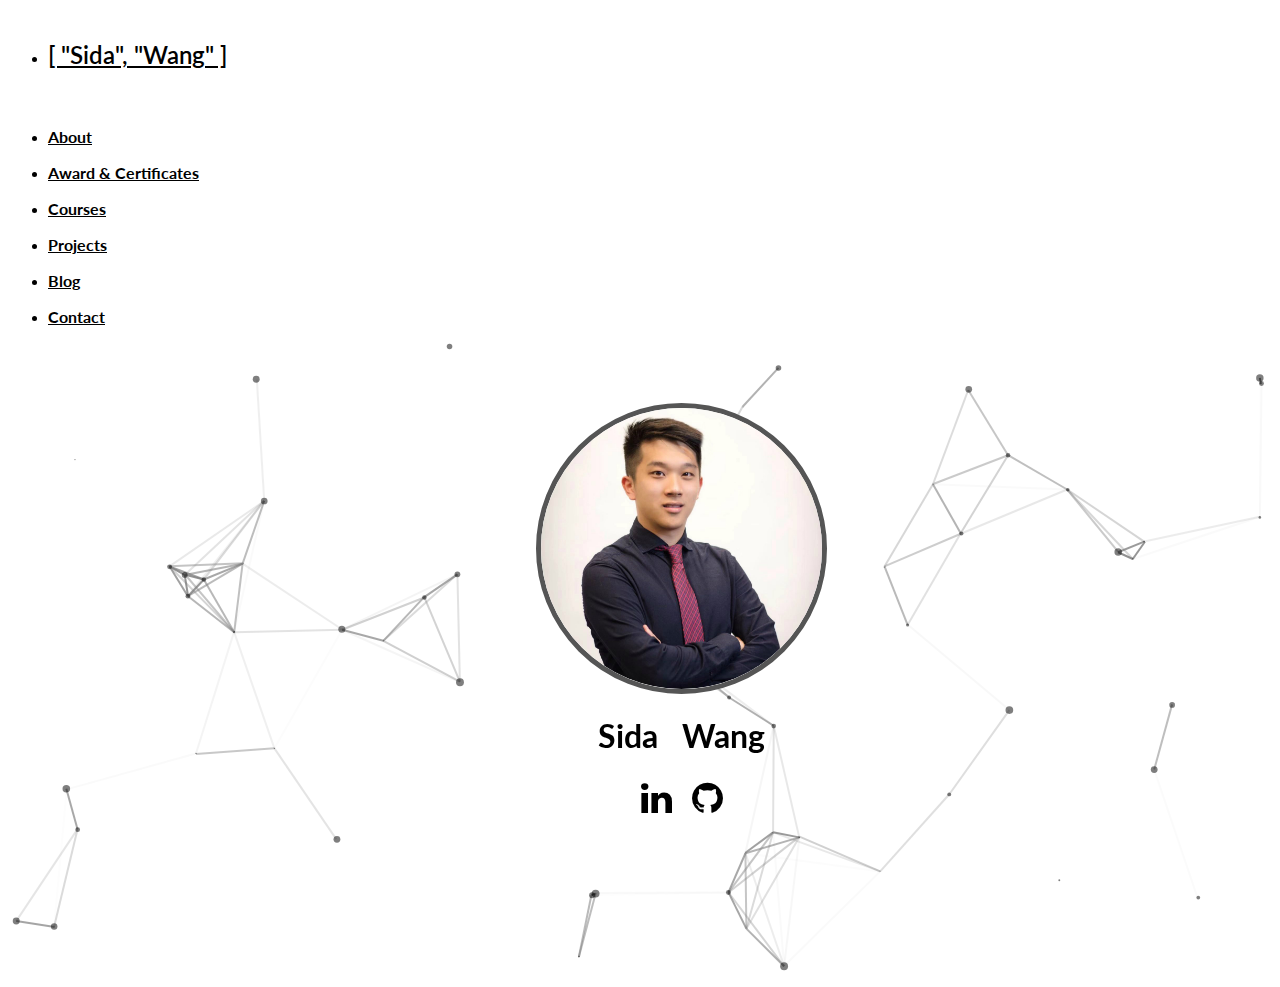
<file: index.html>
<!DOCTYPE html>
<html lang="en" dir="ltr">
  <head>
    <link rel="icon" type="image/x-ico" href="./assets/thresh.ico"/>
    <link rel="stylesheet" href="https://stackpath.bootstrapcdn.com/bootstrap/4.5.0/css/bootstrap.min.css" integrity="sha384-9aIt2nRpC12Uk9gS9baDl411NQApFmC26EwAOH8WgZl5MYYxFfc+NcPb1dKGj7Sk" crossorigin="anonymous">
    <link rel="stylesheet" href="./index.css"/>
    <link href="https://fonts.googleapis.com/css?family=Lato:400,700%7CMerriweather:300,700%7CSource+Code+Pro:400,700" rel="stylesheet">
    <link rel="stylesheet" href="https://cdnjs.cloudflare.com/ajax/libs/font-awesome/4.7.0/css/font-awesome.min.css">
    <title>Sida Wang</title>
  </head>
  <body>
    <ul class="nav justify-content-center" id="nav" style="margin-left: auto; margin-right:auto;">
      <li class="nav-item">
        <a class="nav-link" href="" id="nav-title"><p id="sida">[ "Sida", "Wang" ]</p></a>
      </li>
      <li class="nav-item" style="margin-top:10px;">
        <a class="nav-link" href="./about.html"><p id="about"><b>About</b></p></a>
      </li>
      <li class="nav-item" style="margin-top:10px;">
        <a class="nav-link" href="./award&certificates.html"><p id="award"><b>Award & Certificates</b></p></a>
      </li>
      <li class="nav-item" style="margin-top:10px;">
        <a class="nav-link" href="./courses.html"><p id="courses"><b>Courses</b></p></a>
      </li>
      <li class="nav-item" style="margin-top:10px;">
        <a class="nav-link" href="./projects.html"><p id="projects"><b>Projects</b></p></a>
      </li>
      <li class="nav-item" style="margin-top:10px;">
        <a class="nav-link" href="./blog.html"><p id="blog"><b>Blog</b></p></a>
      </li>
       <li class="nav-item" style="margin-top:10px;">
        <a class="nav-link" href="./contact.html"><p id="contact"><b>Contact</b></p></a>
      </li>
    </ul>

    <div id="particles-js"style="position：relative;">
      <canvas class="particles-js-canvas-el" style="width: 100%; height: 100%;">    </canvas>
      <div  style="position: absolute; left:11%;">
    <div class="container" id="mid">
      <img style="border: 5px solid #555; border-radius: 500px;"src="./assets/portrait.jpg" id="portrait"></img>
    </div>
    <div class="container" id="bottom">
      <center><h1>Sida &nbsp Wang</h1></center>
    </div>
    <div class="container">
      <div class="container" style="text-align: center;">
        <a id="linkedin" href="https://www.linkedin.com/in/wangs132/"><i id="linkedin" class="fa">&#xf0e1;</i></a>
        <a id="git" href="https://github.com/RexWangSida"><i id="git" class="fa">&#xf09b;</i></a>
      </div>
    </div>
  </div>
  </body>
  <script src="particles.js"></script>
  <script>
      particlesJS("particles-js", {
          particles: {
              number: {
                  value: 60,
                  density: {
                      enable: true,
                      value_area: 800
                  }
              },
              color: {
                  value: "#000000"
              },
              shape: {
                  type: "circle",
                  stroke: {
                      width: 0,
                      color: "#000000"
                  },
                  polygon: {
                      nb_sides: 5
                  },
                  image: {
                      src: "img/github.svg",
                      width: 100,
                      height: 100
                  }
              },
              opacity: {
                  value: .5,
                  random: false,
                  anim: {
                      enable: false,
                      speed: 1,
                      opacity_min: .1,
                      sync: false
                  }
              },
              size: {
                  value: 4,
                  random: true,
                  anim: {
                      enable: false,
                      speed: 20,
                      size_min: .1,
                      sync: false
                  }
              },
              line_linked: {
                  enable: true,
                  distance: 140,
                  color: "#828282",
                  opacity: 1,
                  width: 2
              },
              move: {
                  enable: true,
                  speed: 3,
                  direction: "none",
                  random: false,
                  straight: false,
                  out_mode: "out",
                  attract: {
                      enable: false,
                      rotateX: 600,
                      rotateY: 1200
                  }
              }
          },
          interactivity: {
              detect_on: "canvas",
              events: {
                  onhover: {
                      enable: true,
                      mode: "repulse"
                  },
                  onclick: {
                      enable: true,
                      mode: "push"
                  },
                  resize: true
              },
              modes: {
                  grab: {
                      distance: 120,
                      line_linked: {
                          opacity: 1
                      }
                  },
                  bubble: {
                      distance: 400,
                      size: 40,
                      duration: 2,
                      opacity: 8,
                      speed: 3
                  },
                  repulse: {
                      distance: 100
                  },
                  push: {
                      particles_nb: 4
                  },
                  remove: {
                      particles_nb: 2
                  }
              }
          },
          retina_detect: true,
          config_demo: {
              hide_card: false,
              background_color: "#b61924",
              background_image: "",
              background_position: "50% 50%",
              background_repeat: "no-repeat",
              background_size: "cover"
          }
      });
  </script>
</html>
</file>
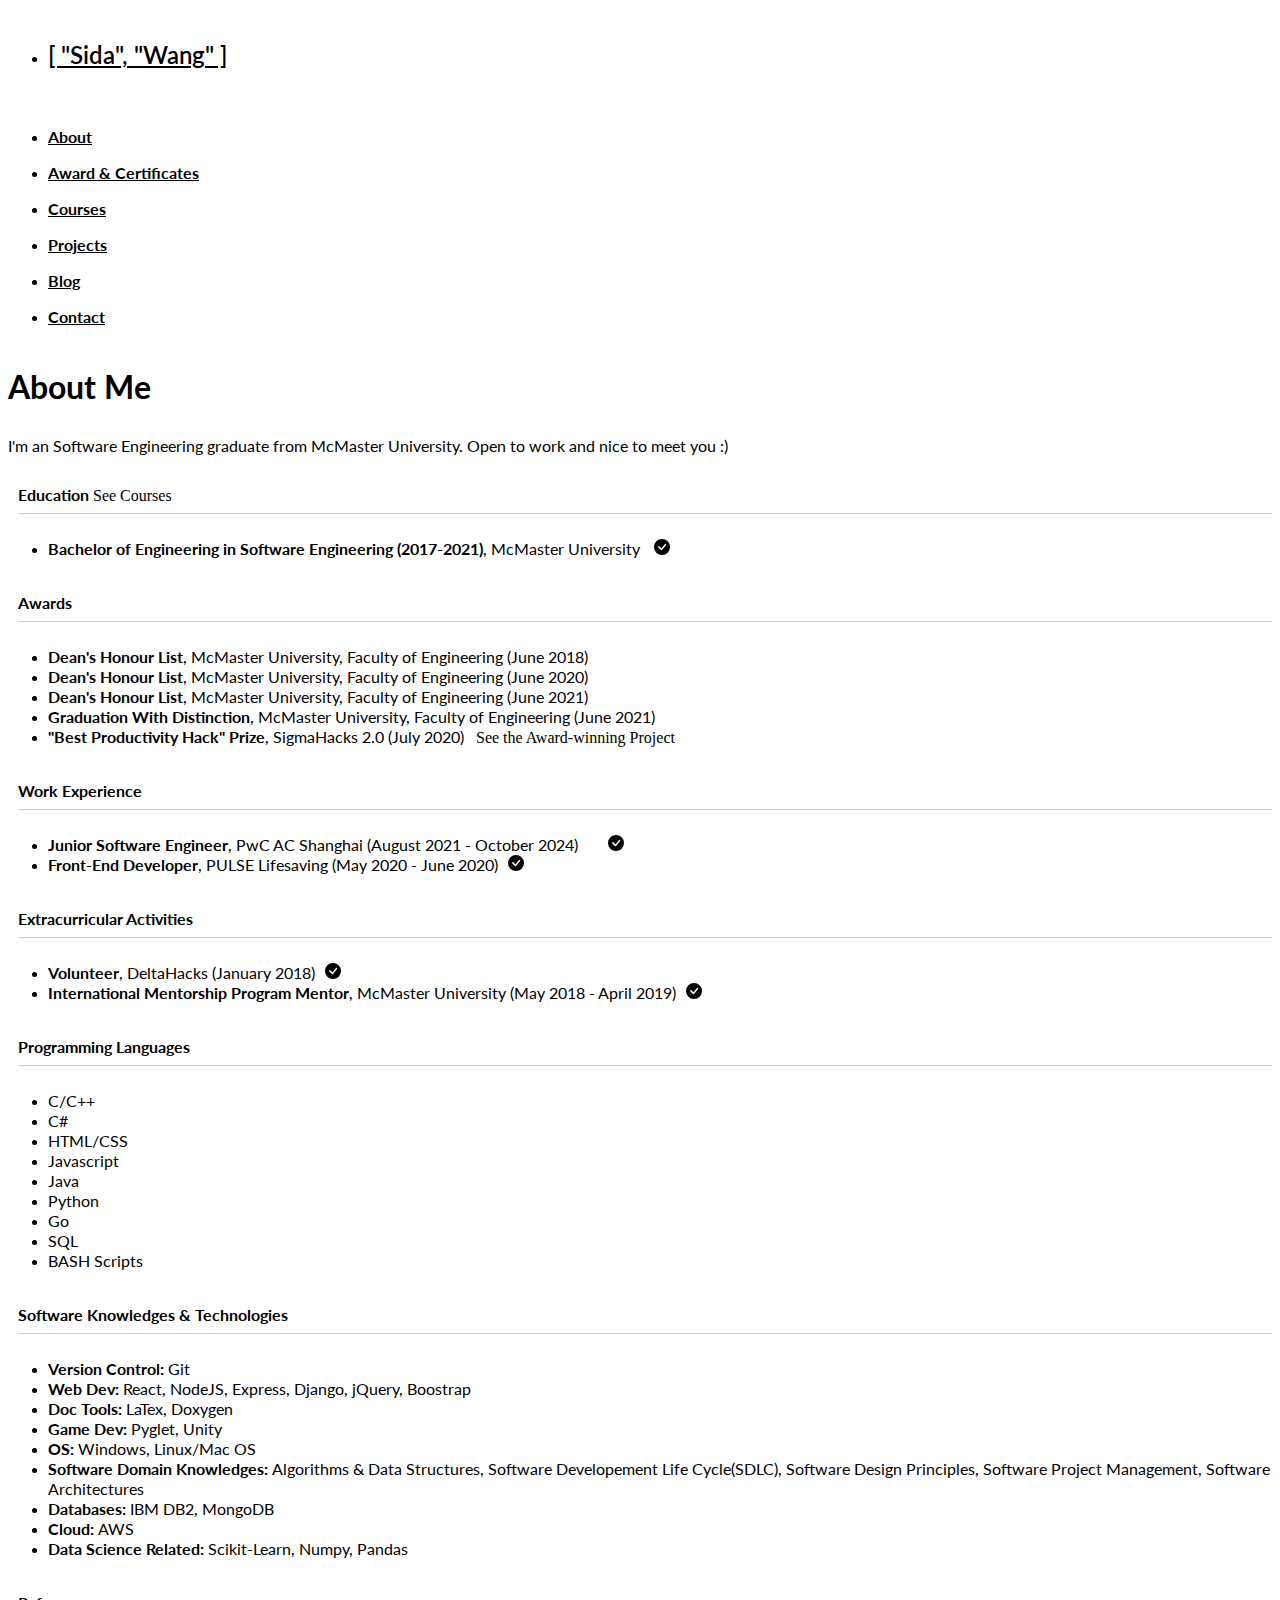
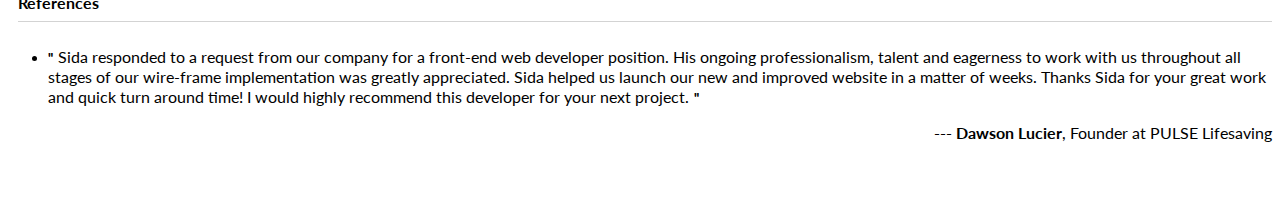
<file: about.html>
<!DOCTYPE html>
<html lang="en" dir="ltr">
  <script type="text/javascript" src="https://platform.linkedin.com/badges/js/profile.js" async defer></script>
  <head>
    <link rel="icon" type="image/x-ico" href="./assets/thresh.ico"/>
    <link rel="stylesheet" href="https://stackpath.bootstrapcdn.com/bootstrap/4.5.0/css/bootstrap.min.css" integrity="sha384-9aIt2nRpC12Uk9gS9baDl411NQApFmC26EwAOH8WgZl5MYYxFfc+NcPb1dKGj7Sk" crossorigin="anonymous">
    <link rel="stylesheet" href="./index.css"/>
    <link href="https://fonts.googleapis.com/css?family=Lato:400,700%7CMerriweather:300,700%7CSource+Code+Pro:400,700" rel="stylesheet">
    <link rel="stylesheet" href="https://cdnjs.cloudflare.com/ajax/libs/font-awesome/4.7.0/css/font-awesome.min.css">
    <title>About Me - Sida Wang</title>
  </head>
  <body>

    <ul class="nav justify-content-center" id="nav" style="margin-left: auto; margin-right:auto;">
      <li class="nav-item">
        <a class="nav-link" href="./index.html" id="nav-title"><p id="sida">[ "Sida", "Wang" ]</p></a>
      </li>
      <li class="nav-item" style="margin-top:10px;">
        <a class="nav-link" href=""><p id="about"><b>About</b></p></a>
      </li>
      <li class="nav-item" style="margin-top:10px;">
        <a class="nav-link" href="./award&certificates.html"><p id="award"><b>Award & Certificates</b></p></a>
      </li>
      <li class="nav-item" style="margin-top:10px;">
        <a class="nav-link" href="./courses.html"><p id="courses"><b>Courses</b></p></a>
      </li>
      <li class="nav-item" style="margin-top:10px;">
        <a class="nav-link" href="./projects.html"><p id="projects"><b>Projects</b></p></a>
      </li>
      <li class="nav-item" style="margin-top:10px;">
        <a class="nav-link" href="./blog.html"><p id="blog"><b>Blog</b></p></a>
      </li>
       <li class="nav-item" style="margin-top:10px;">
        <a class="nav-link" href="./contact.html"><p id="contact"><b>Contact</b></p></a>
      </li>
    </ul>
    <div class="container" id="frame">
      <section>
        <div>
            <h1 style="margin-bottom:30px;">About Me</h1>
            <p style="margin-bottom:30px;">I'm an Software Engineering graduate from McMaster University. Open to work and nice to meet you :) </p>
        </div>
      </section>
      <section>
        <div style="margin-left: 10px;">
          <h4 style="display:inline;">Education  </h4><span class="badge badge-dark" style="height:50%; "><a href="./courses.html" style="text-decoration:None;">See Courses</a></span><br />
          <div    style="float: left; width: 100%; height: 5px;">
            <hr />
          </div>
        </div>
        <div class="container">
          <br />
          <ul>
            <li><p style="display:inline;"><b>Bachelor of Engineering in Software Engineering (2017-2021)</b>, McMaster University  </p><svg width="1em" height="1em" viewBox="0 0 16 16" class="bi bi-check-circle-fill" fill="currentColor" style="margin-left:10px;"xmlns="http://www.w3.org/2000/svg"><path fill-rule="evenodd" d="M16 8A8 8 0 1 1 0 8a8 8 0 0 1 16 0zm-3.97-3.03a.75.75 0 0 0-1.08.022L7.477 9.417 5.384 7.323a.75.75 0 0 0-1.06 1.06L6.97 11.03a.75.75 0 0 0 1.079-.02l3.992-4.99a.75.75 0 0 0-.01-1.05z"/></li>
          </ul>
        </div>
      </section>
      <br />
      <section>
        <div style="margin-left: 10px;">
          <h4 style="display:inline;">Awards</h4><br />
          <div    style="float: left; width: 100%; height: 5px;">
            <hr />
          </div>
        </div>
        <div class="container">
          <br />
          <ul>
            <li><p style="display:inline;"><b>Dean's Honour List</b>, McMaster University, Faculty of Engineering (June 2018)</p></li>
            <li><p style="display:inline;"><b>Dean's Honour List</b>, McMaster University, Faculty of Engineering (June 2020)</p></li>
            <li><p style="display:inline;"><b>Dean's Honour List</b>, McMaster University, Faculty of Engineering (June 2021)</p></li>
            <li><p style="display:inline;"><b>Graduation With Distinction</b>, McMaster University, Faculty of Engineering (June 2021)</p></li>
            <li><p style="display:inline;"><b>"Best Productivity Hack" Prize</b>, SigmaHacks 2.0 (July 2020)&nbsp;&nbsp;&nbsp;</p><span class="badge badge-dark" style="height:50%;"><a href="https://github.com/RexWangSida/FairTest" style="text-decoration:None;">See the Award-winning Project</a></span></li>
        </div>
      </section>
      <br />
      <section>
        <div style="margin-left: 10px;">
          <h4 style="display:inline;">Work Experience</h4><br />
          <div    style="float: left; width: 100%; height: 5px;">
            <hr />
          </div>
        </div>
        <div class="container">
          <br />
          <ul>
            
            <li><p style="display:inline;"><b>Junior Software Engineer</b>, PwC AC Shanghai (August 2021 - October 2024) &nbsp; &nbsp; </p><svg width="1em" height="1em" viewBox="0 0 16 16" class="bi bi-check-circle-fill" fill="currentColor" style="margin-left:10px;"xmlns="http://www.w3.org/2000/svg"><path fill-rule="evenodd" d="M16 8A8 8 0 1 1 0 8a8 8 0 0 1 16 0zm-3.97-3.03a.75.75 0 0 0-1.08.022L7.477 9.417 5.384 7.323a.75.75 0 0 0-1.06 1.06L6.97 11.03a.75.75 0 0 0 1.079-.02l3.992-4.99a.75.75 0 0 0-.01-1.05z"/></li>
            <li><p style="display:inline;"><b>Front-End Developer</b>, PULSE Lifesaving (May 2020 - June 2020)</p><svg width="1em" height="1em" viewBox="0 0 16 16" class="bi bi-check-circle-fill" fill="currentColor" style="margin-left:10px;"xmlns="http://www.w3.org/2000/svg"><path fill-rule="evenodd" d="M16 8A8 8 0 1 1 0 8a8 8 0 0 1 16 0zm-3.97-3.03a.75.75 0 0 0-1.08.022L7.477 9.417 5.384 7.323a.75.75 0 0 0-1.06 1.06L6.97 11.03a.75.75 0 0 0 1.079-.02l3.992-4.99a.75.75 0 0 0-.01-1.05z"/></li>
            

        </div>
      </section>
      <br />
      <section>
        <div style="margin-left: 10px;">
          <h4 style="display:inline;">Extracurricular Activities</h4><br />
          <div    style="float: left; width: 100%; height: 5px;">
            <hr />
          </div>
        </div>
        <div class="container">
          <br />
          <ul>
            <li><p style="display:inline;"><b>Volunteer</b>, DeltaHacks (January 2018)</p><svg width="1em" height="1em" viewBox="0 0 16 16" class="bi bi-check-circle-fill" fill="currentColor" style="margin-left:10px;"xmlns="http://www.w3.org/2000/svg"><path fill-rule="evenodd" d="M16 8A8 8 0 1 1 0 8a8 8 0 0 1 16 0zm-3.97-3.03a.75.75 0 0 0-1.08.022L7.477 9.417 5.384 7.323a.75.75 0 0 0-1.06 1.06L6.97 11.03a.75.75 0 0 0 1.079-.02l3.992-4.99a.75.75 0 0 0-.01-1.05z"/>
            <li><p style="display:inline;"><b>International Mentorship Program Mentor</b>, McMaster University (May 2018 - April 2019)</p><svg width="1em" height="1em" viewBox="0 0 16 16" class="bi bi-check-circle-fill" fill="currentColor" style="margin-left:10px;"xmlns="http://www.w3.org/2000/svg"><path fill-rule="evenodd" d="M16 8A8 8 0 1 1 0 8a8 8 0 0 1 16 0zm-3.97-3.03a.75.75 0 0 0-1.08.022L7.477 9.417 5.384 7.323a.75.75 0 0 0-1.06 1.06L6.97 11.03a.75.75 0 0 0 1.079-.02l3.992-4.99a.75.75 0 0 0-.01-1.05z"/></svg></li>
          </div>
      </section>
      <br />
      <section>
        <div style="margin-left: 10px;">
          <h4 style="display:inline;">Programming Languages</h4><br />
          <div    style="float: left; width: 100%; height: 5px;">
            <hr />
          </div>
        </div>
        <div class="container">
          <br />
          <ul>
            <li><p style="display:inline;">C/C++</p></li>
            <li><p style="display:inline;">C#</p></li>
            <li><p style="display:inline;">HTML/CSS</p></li>
            <li><p style="display:inline;">Javascript</p></li>
            <li><p style="display:inline;">Java</p></li>
            <li><p style="display:inline;">Python</p></li>
            <li><p style="display:inline;">Go</p></li>
            <li><p style="display:inline;">SQL</p></li>
            <li><p style="display:inline;">BASH Scripts</p></li>
        </div>
      </section>
      <br />
      <section>
        <div style="margin-left: 10px;">
          <h4 style="display:inline;">Software Knowledges & Technologies</h4><br />
          <div    style="float: left; width: 100%; height: 5px;">
            <hr />
          </div>
        </div>
        <div class="container">
          <br />
          <ul>
            <li><p style="display:inline;"><b>Version Control:  </b>Git</p></li>
            <li><p style="display:inline;"><b>Web Dev:  </b>React, NodeJS, Express, Django, jQuery, Boostrap</p></li>
            <li><p style="display:inline;"><b>Doc Tools:  </b>LaTex, Doxygen</p></li>
            <li><p style="display:inline;"><b>Game Dev:  </b>Pyglet, Unity</p></li>
            <li><p style="display:inline;"><b>OS:  </b>Windows, Linux/Mac OS</p></li>
            <li><p style="display:inline;"><b>Software Domain Knowledges:  </b>Algorithms & Data Structures, Software Developement Life Cycle(SDLC), Software Design Principles, Software Project Management, Software Architectures</p></li>
            <li><p style="display:inline;"><b>Databases:  </b>IBM DB2, MongoDB</p></li>
            <li><p style="display:inline;"><b>Cloud:  </b>AWS</p></li>
            <li><p style="display:inline;"><b>Data Science Related:  </b>Scikit-Learn, Numpy, Pandas</p></li>
        </div>
      </section>
      <br />
      <section>
        <div style="margin-left: 10px;">
          <h4 style="display:inline;">References</h4><br />
          <div    style="float: left; width: 100%; height: 5px;">
            <hr />
          </div>
        </div>
        <div class="container">
          <br />
          <ul>
            <li><h5 style="display: inline; margin-right:5px;"><b>"</b></h5><p style="display:inline;">Sida responded to a request from our company for a front-end web developer position. His ongoing professionalism, talent and eagerness to work with us throughout all stages of our wire-frame implementation was greatly appreciated. Sida helped us launch our new and improved website in a matter of weeks. Thanks Sida for your great work and quick turn around time! I would highly recommend this developer for your next project.</p><h5 style="display: inline; margin-left:5px;"><b>"</b></h5><br /><p style=" float:right;"><b>--- Dawson Lucier</b>, Founder at PULSE Lifesaving</p></li>
        </div>
      </section>
    </div>
  <section>
    <br />
    <br />
    <br />
    <br />
    <br />
  </section>
  </body>
</html>
</file>
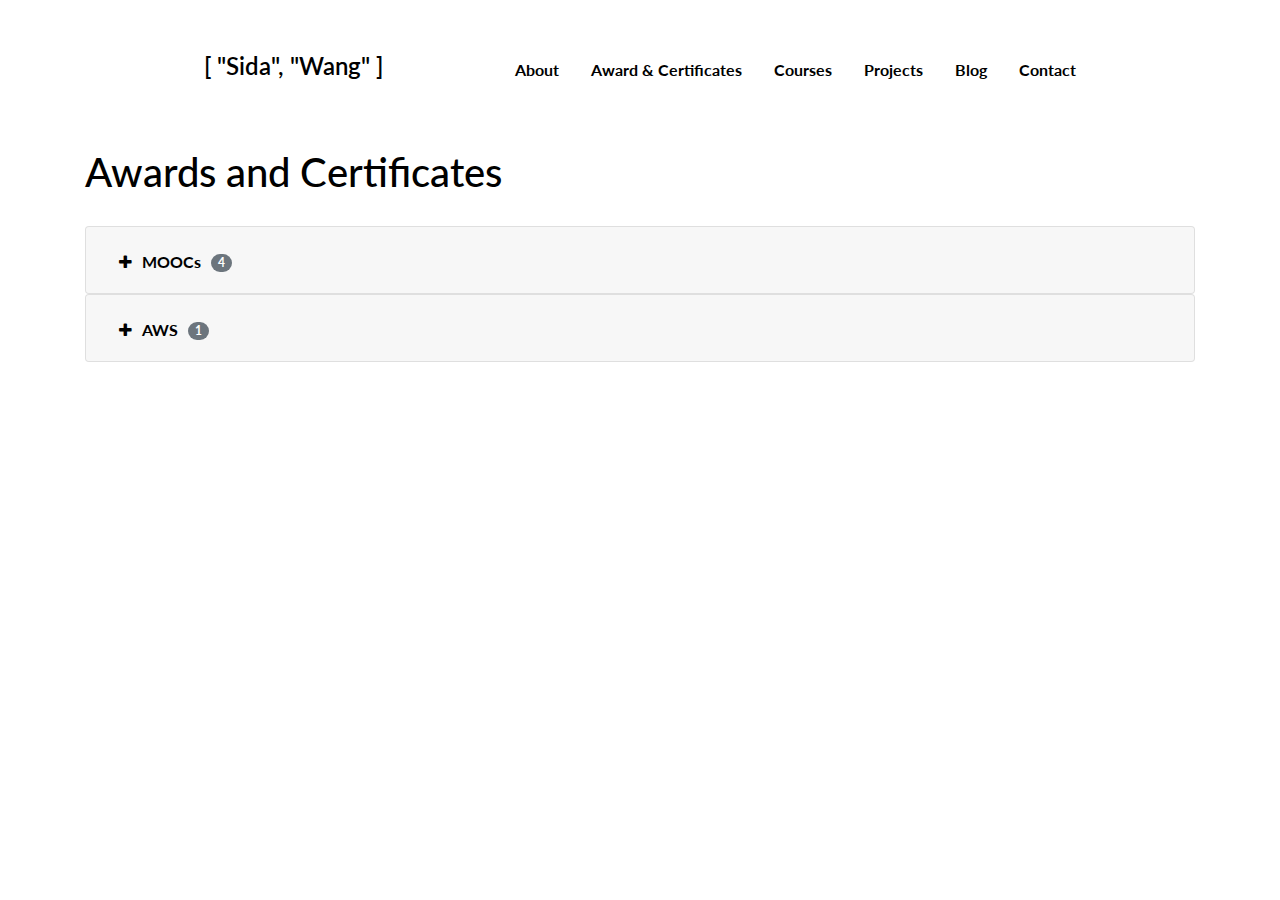
<file: award&certificates.html>
<!DOCTYPE html>
<html lang="en" dir="ltr">
  <script type="text/javascript" src="https://platform.linkedin.com/badges/js/profile.js" async defer></script>
  <head>
    <link rel="icon" type="image/x-ico" href="./assets/thresh.ico"/>
    <link rel="stylesheet" href="https://stackpath.bootstrapcdn.com/bootstrap/4.5.2/css/bootstrap.min.css" integrity="sha384-JcKb8q3iqJ61gNV9KGb8thSsNjpSL0n8PARn9HuZOnIxN0hoP+VmmDGMN5t9UJ0Z" crossorigin="anonymous">
    <link rel="stylesheet" href="./index.css"/>
    <link href="https://fonts.googleapis.com/css?family=Lato:400,700%7CMerriweather:300,700%7CSource+Code+Pro:400,700" rel="stylesheet">
    <link rel="stylesheet" href="https://cdnjs.cloudflare.com/ajax/libs/font-awesome/4.7.0/css/font-awesome.min.css">
    <link rel="stylesheet" href="https://stackpath.bootstrapcdn.com/bootstrap/4.5.0/css/bootstrap.min.css">
    <link rel="stylesheet" href="https://maxcdn.bootstrapcdn.com/font-awesome/4.7.0/css/font-awesome.min.css">
    <script src="https://code.jquery.com/jquery-3.5.1.min.js"></script>
    <script src="https://cdn.jsdelivr.net/npm/popper.js@1.16.0/dist/umd/popper.min.js"></script>
    <script src="https://stackpath.bootstrapcdn.com/bootstrap/4.5.0/js/bootstrap.min.js"></script>
    <title>Awards & Certificates - Sida Wang</title>
  </head>
  <body>
    <ul class="nav justify-content-center" id="nav" style="margin-left: auto; margin-right:auto;">
      <li class="nav-item">
        <a class="nav-link" href="./index.html" id="nav-title"><p id="sida">[ "Sida", "Wang" ]</p></a>
      </li>
      <li class="nav-item" style="margin-top:10px;">
        <a class="nav-link" href="./about.html"><p id="about"><b>About</b></p></a>
      </li>
      <li class="nav-item" style="margin-top:10px;">
        <a class="nav-link" href=""><p id="award"><b>Award & Certificates</b></p></a>
      </li>
      <li class="nav-item" style="margin-top:10px;">
        <a class="nav-link" href="./courses.html"><p id="courses"><b>Courses</b></p></a>
      </li>
      <li class="nav-item" style="margin-top:10px;">
        <a class="nav-link" href="./projects.html"><p id="projects"><b>Projects</b></p></a>
      </li>
      <li class="nav-item" style="margin-top:10px;">
        <a class="nav-link" href="./blog.html"><p id="blog"><b>Blog</b></p></a>
      </li>
       <li class="nav-item" style="margin-top:10px;">
        <a class="nav-link" href="./contact.html"><p id="contact"><b>Contact</b></p></a>
      </li>
    </ul>


    <div class="container" id="frame1">
      <section>
        <div>
            <h1 style="margin-bottom:30px;">Awards and Certificates</h1>
        </div>
      </section>
      <section>
        <div class="accordion" id="accordionExample">
          <div class="card">
            <div class="card-header" id="headingOne">
              <h2 class="mb-0">
                <button type="button" class="btn btn-link" data-toggle="collapse" data-target="#collapseOne" style="color:rgb(0,0,0);"><i class="fa fa-plus"></i><b style="margin-left:10px;margin-right:10px;">MOOCs</b><span class="badge badge-secondary badge-pill">4</span></button>
              </h2>
            </div>
            <div id="collapseOne" class="collapse" aria-labelledby="headingOne" data-parent="#accordionExample">
              <div class="card-body">
                <div class="row justify-content-center">
                  <div class="col justify-content-center">
                    <div class="card" style="width:200px;text-align:center;">
                      <a href="https://ude.my/UC-ad1ff10e-0b2c-4713-8b91-cea2d5d601d5/"><img src="./assets/cert1.jpg" id="cert1"></img></a>
                      <div style="text-align:center;"><p><b>Python and Django Full Stack Web Developer Bootcamp<br />Institution: </b> Udemy<br />This is the course where I learned about full stack web development with Django.</p></div>
                    </div>
                  </div>
                  <div class="col justify-content-center">
                    <div class="card" style="width:200px;text-align:center;">
                      <a class="fancybox" src="./assets/cert2.jpg" ><img src="./assets/cert2.jpg" id="cert2"></img></a>
                      <div style="text-align:center;"><p><b>JavaScript Essential Training<br />Institution: </b> Linkedin Learning<br />This is the course where I learned about ES6 and Javascript fundamentals.</p></div>
                    </div>
                  </div>
                  <div class="col justify-content-center">
                    <div class="card" style="width:200px;text-align:center;">
                      <a href="https://university.mongodb.com/course_completion/3bb41d36-1932-42c4-8647-dc966abf22ca"><img src="./assets/cert3.jpg" id="cert3"></img></a>
                      <div style="text-align:center;"><p><b>M001: MongoDB Basics<br />Institution: </b> MongoDB University<br />This is the course where I learned about basic use of MongoDB Atlas, Shell, and Compass. I also practiced CRUD query operations in MongoDB.</p></div>
                    </div>
                  </div>
            
                  <div class="col justify-content-center">
                    <div class="card" style="width:200px;text-align:center;">
                      <a class="fancybox" src="./assets/cert4.jpg" ><img src="./assets/cert4.jpg" id="cert2"></img></a>
                      <div style="text-align:center;"><p><b>Node.js Essential Training<br />Institution: </b> Linkedin Learning<br />This is the course where I learned about Node.js fundamentals.</p></div>
                    </div>
                  </div>
            
                 </div>
              </div>
            </div>
          </div>

        </div>
















        <div class="accordion" id="accordionExample">
          <div class="card">
            <div class="card-header" id="headingOne">
              <h2 class="mb-0">
                <button type="button" class="btn btn-link" data-toggle="collapse" data-target="#collapseTwo" style="color:rgb(0,0,0);"><i class="fa fa-plus"></i><b style="margin-left:10px;margin-right:10px;">AWS</b><span class="badge badge-secondary badge-pill">1</span></button>
              </h2>
            </div>
            <div id="collapseTwo" class="collapse" aria-labelledby="headingTwo" data-parent="#accordionExample">
              <div class="card-body">
                <div class="row justify-content-center">
                  <div class="col justify-content-center">
                    <div class="card" style="width:200px;text-align:center;">
                      <a href="https://www.credly.com/badges/c04bda0c-2af6-4952-aec7-dbec92a2504e?source=linked_in_profile"><img src="./assets/aws1.jpg" id="cert1"></img></a>
                      <div style="text-align:center;"><p><b>AWS Certified Developer - Associate</b><br />This credential helps organizations identify and develop talent with critical skills for implementing cloud initiatives.</p></div>
                    </div>
                  </div>
            
                 </div>
              </div>
            </div>
          </div>

        </div>
      </section>
    </div>
<!-- Collapse script starts-->
    <script>
        $(document).ready(function(){
            // Add minus icon for collapse element which is open by default
            $(".collapse.show").each(function(){
            	$(this).prev(".card-header").find(".fa").addClass("fa-minus").removeClass("fa-plus");
            });

            // Toggle plus minus icon on show hide of collapse element
            $(".collapse").on('show.bs.collapse', function(){
            	$(this).prev(".card-header").find(".fa").removeClass("fa-plus").addClass("fa-minus");
            }).on('hide.bs.collapse', function(){
            	$(this).prev(".card-header").find(".fa").removeClass("fa-minus").addClass("fa-plus");
            });
        });
      </script>
      <script type="text/javascript">
      $(document).ready(function() {
        $(".fancybox").fancybox();
      });
      </script>
<!-- Collapse script ends-->

  <section>
    <br />
    <br />
    <br />
    <br />
    <br />
  </section>
  </body>
</html>
</file>
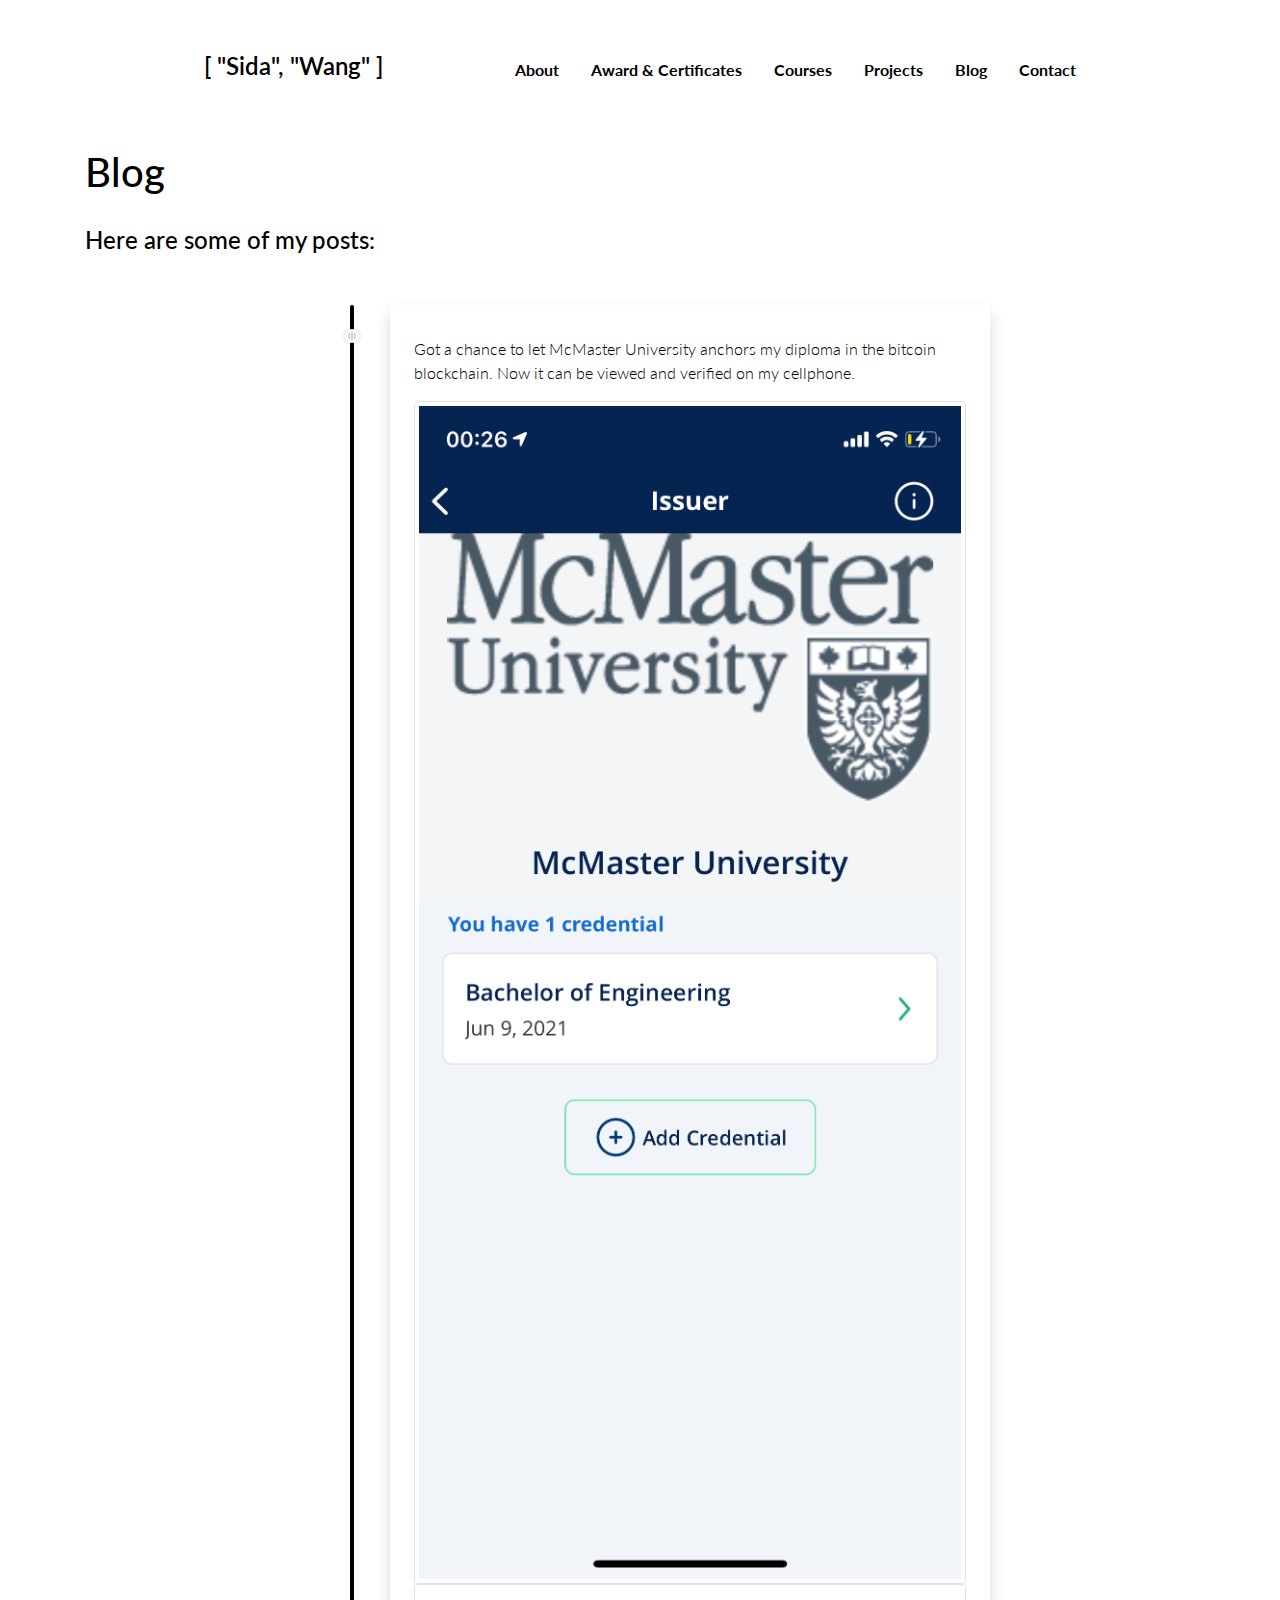
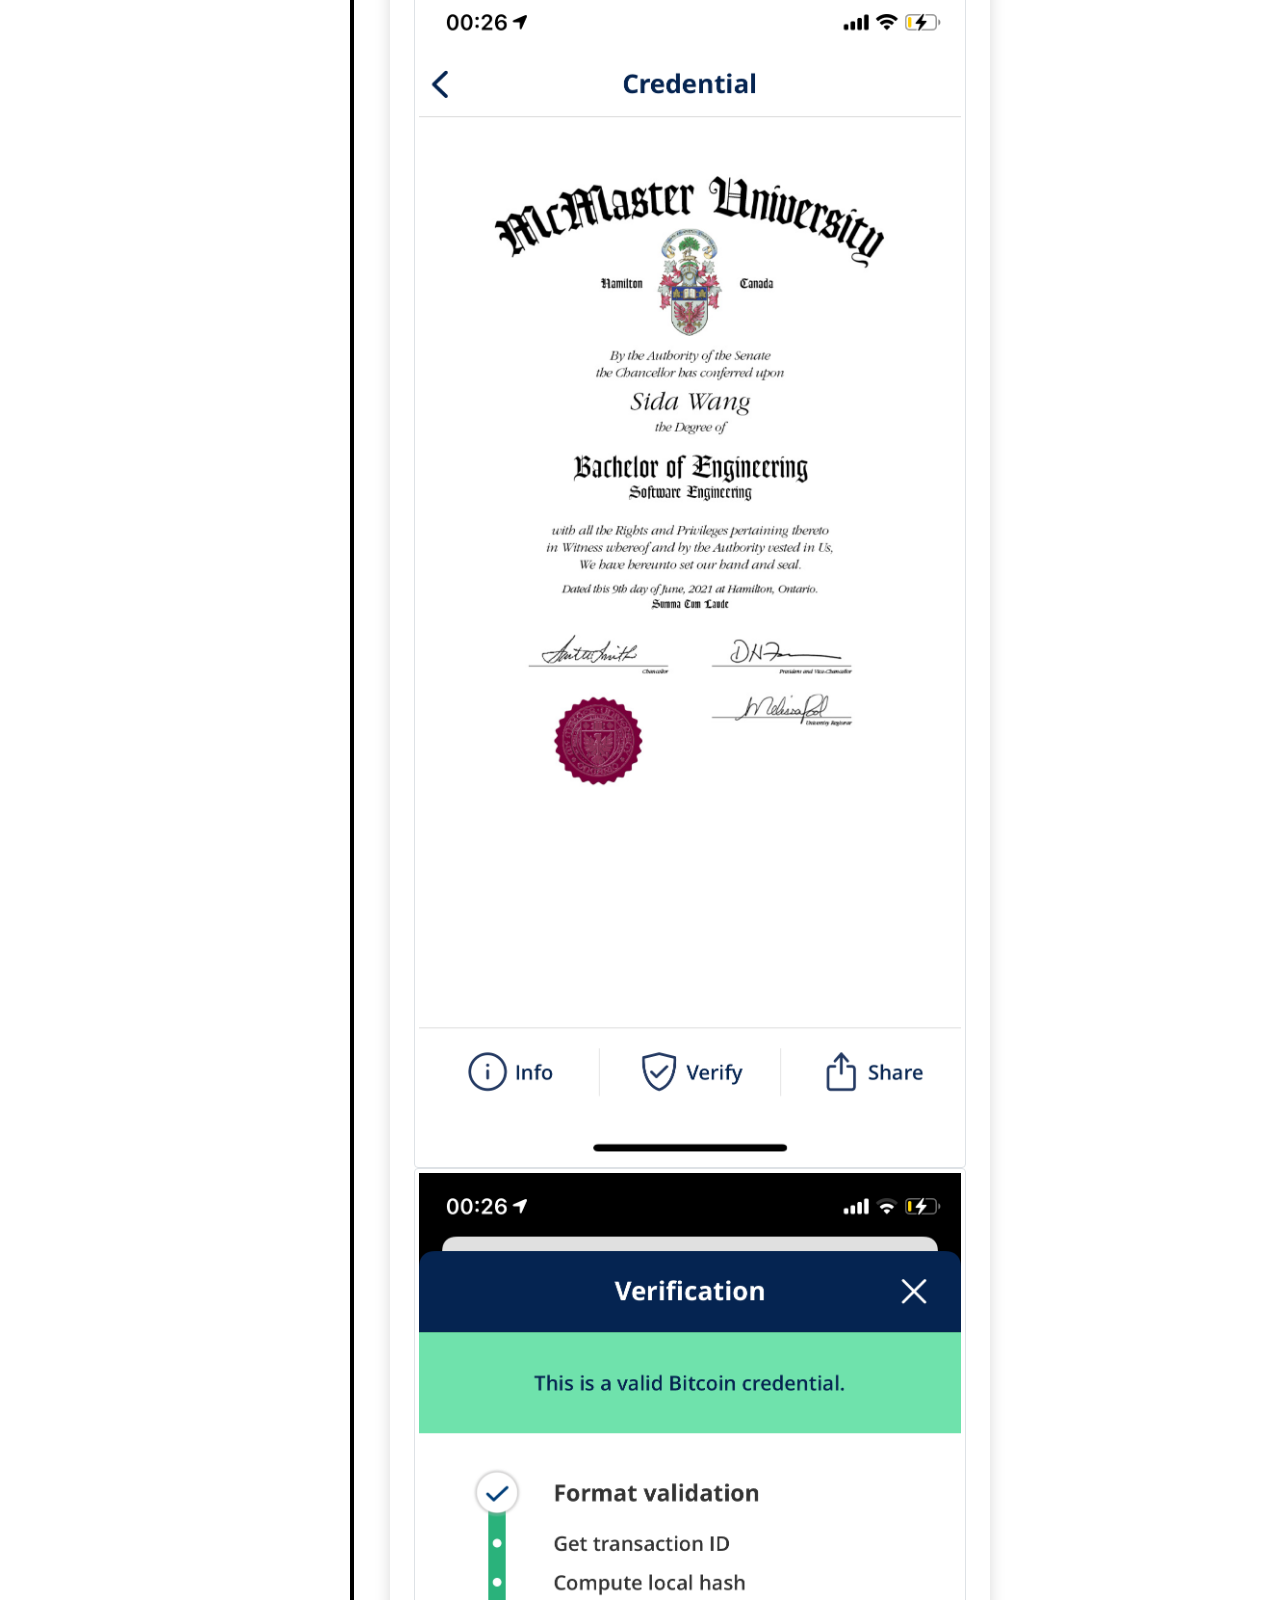
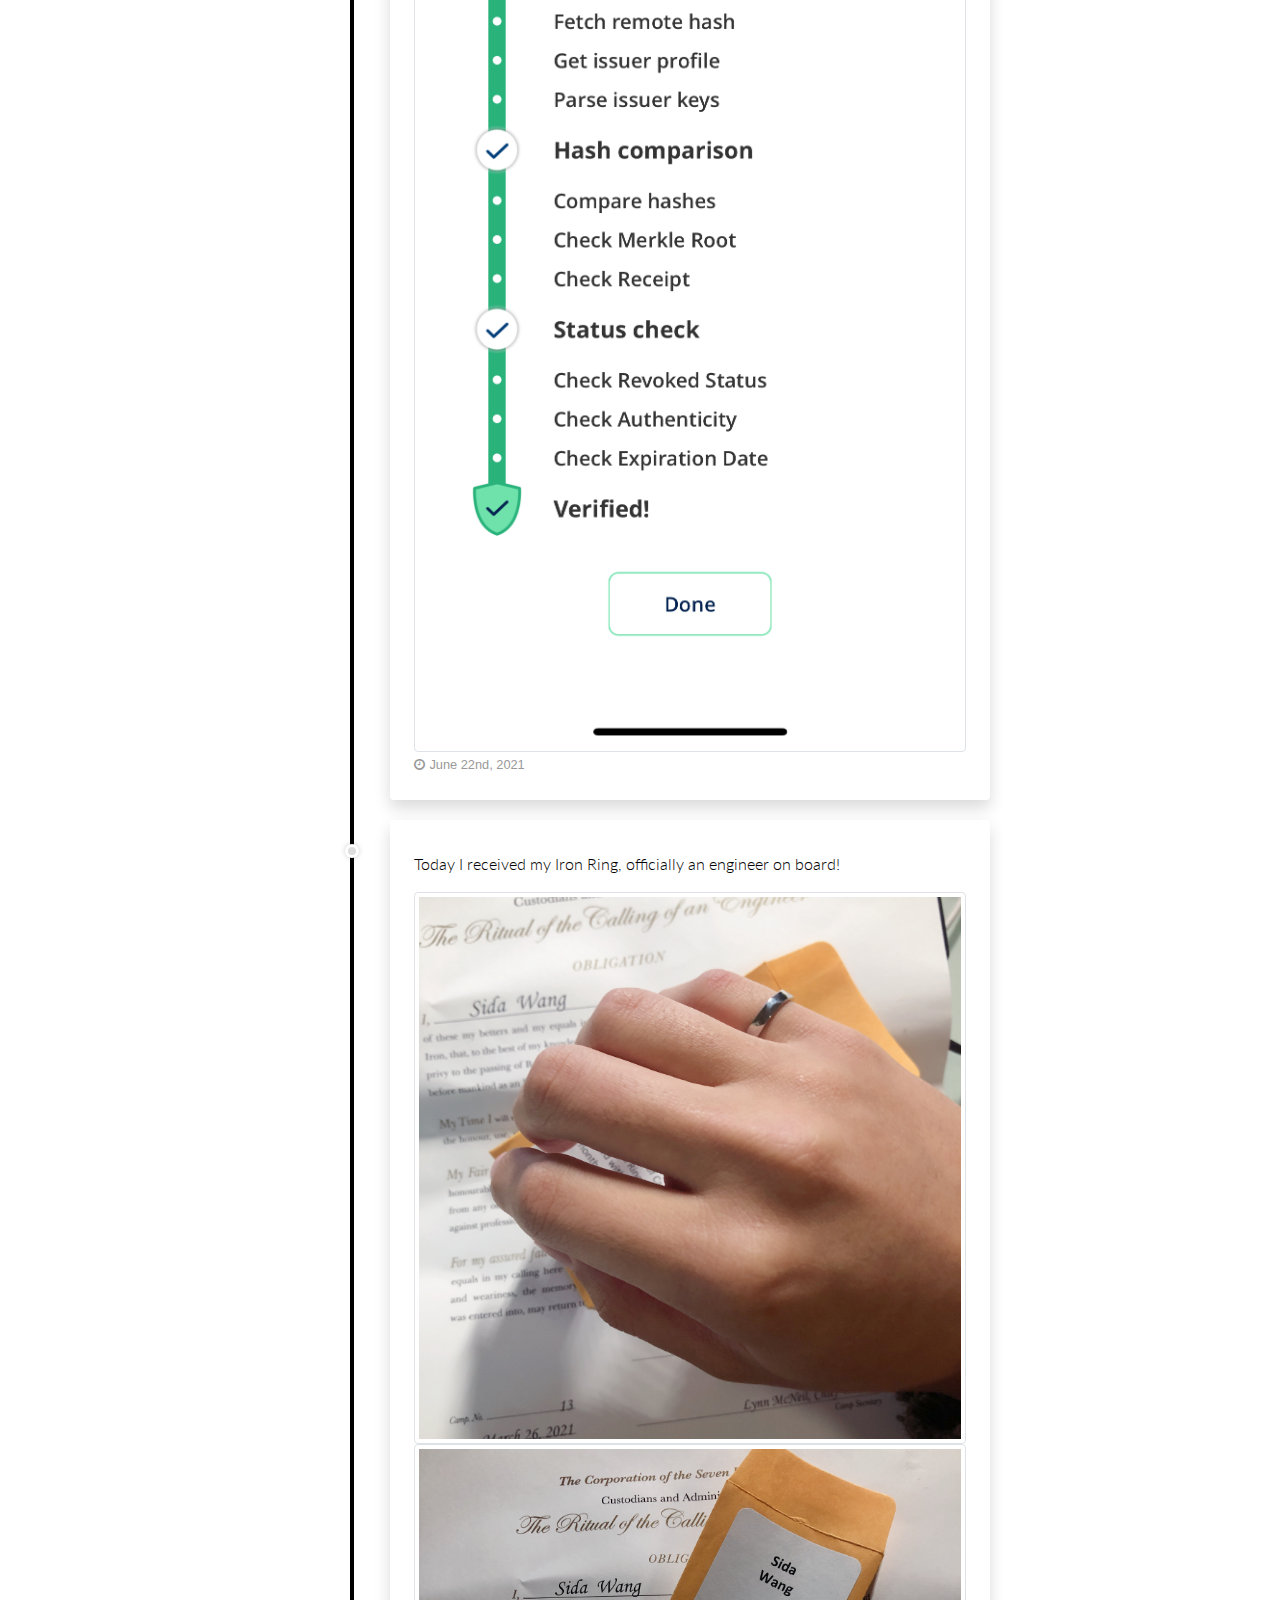
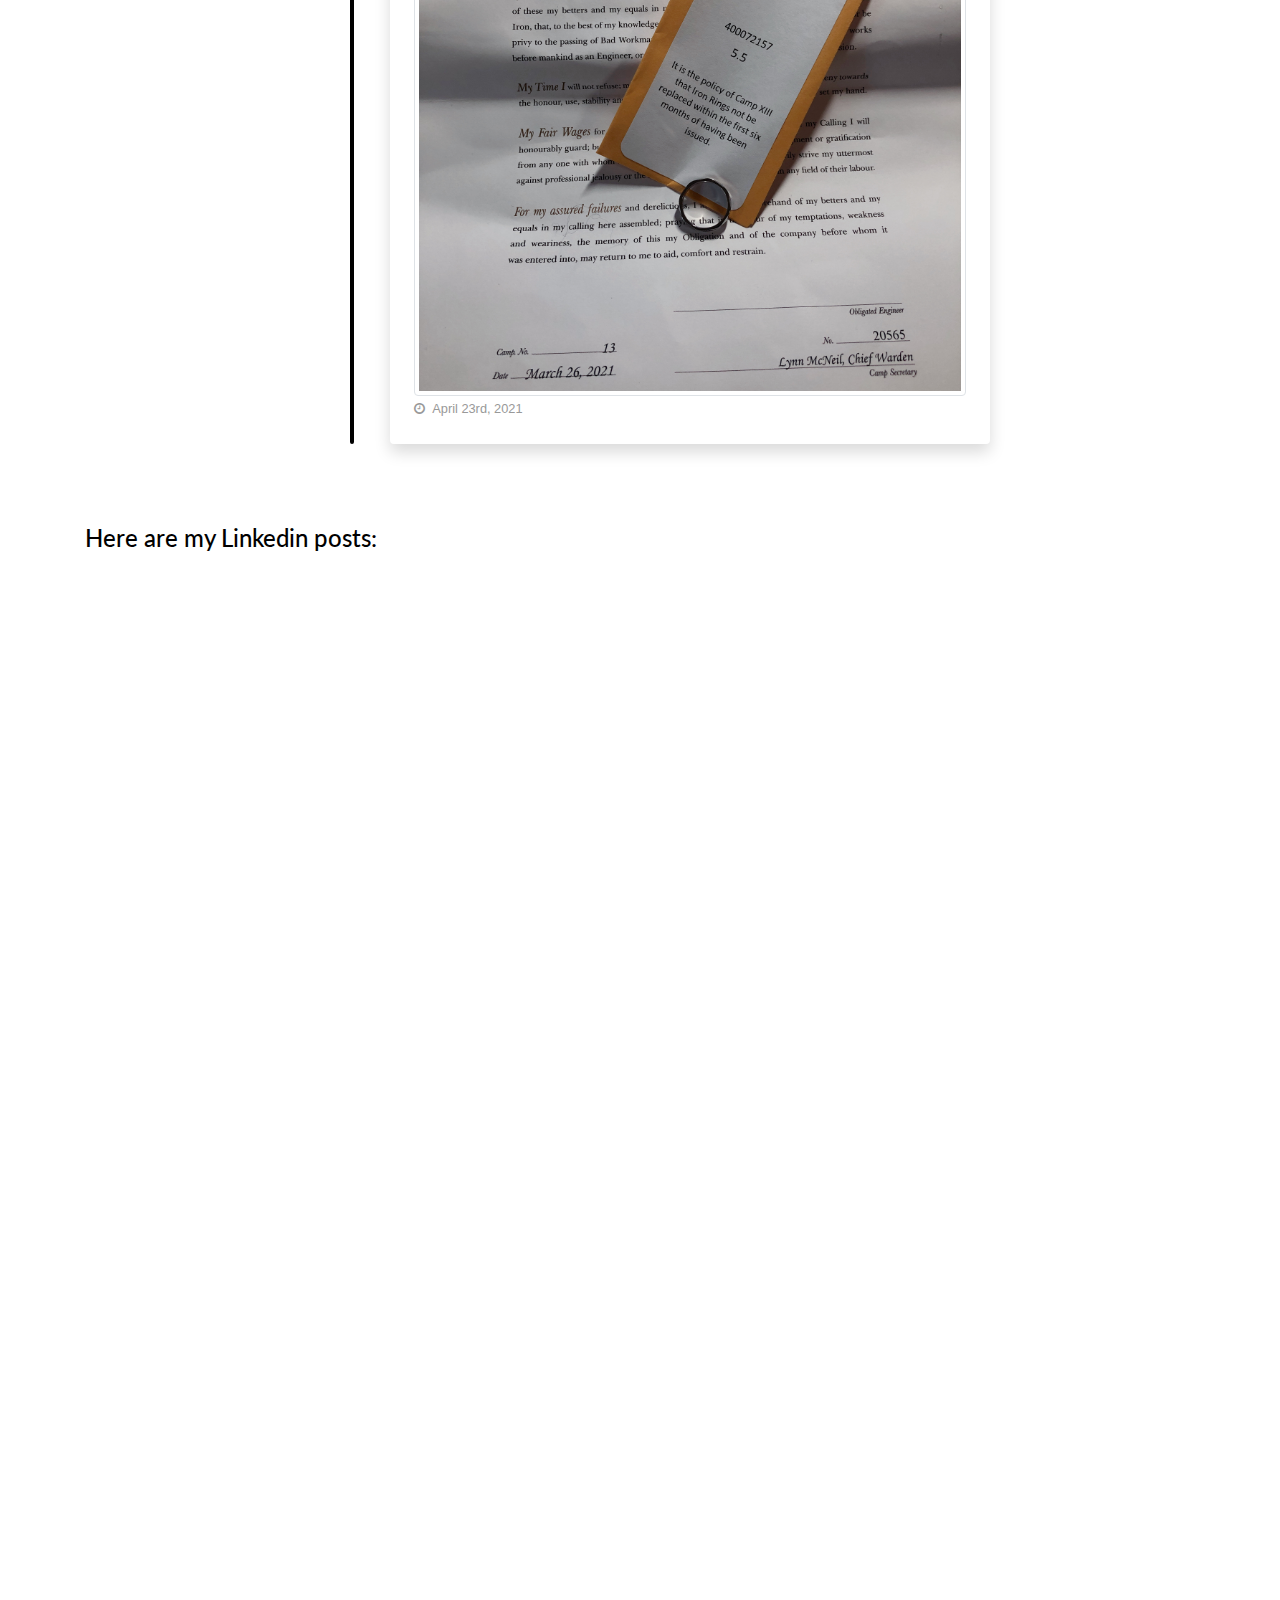
<file: blog.html>
<!DOCTYPE html>
<html lang="en" dir="ltr">
  <script type="text/javascript" src="https://platform.linkedin.com/badges/js/profile.js" async defer></script>
  <head>
    <link rel="icon" type="image/x-ico" href="./assets/thresh.ico"/>
    <link rel="stylesheet" href="https://stackpath.bootstrapcdn.com/bootstrap/4.5.0/css/bootstrap.min.css" integrity="sha384-9aIt2nRpC12Uk9gS9baDl411NQApFmC26EwAOH8WgZl5MYYxFfc+NcPb1dKGj7Sk" crossorigin="anonymous">
    <link rel="stylesheet" href="./index.css"/>
    <link href="https://fonts.googleapis.com/css?family=Lato:400,700%7CMerriweather:300,700%7CSource+Code+Pro:400,700" rel="stylesheet">
    <link rel="stylesheet" href="https://cdnjs.cloudflare.com/ajax/libs/font-awesome/4.7.0/css/font-awesome.min.css">
    <link rel="stylesheet" href="https://stackpath.bootstrapcdn.com/bootstrap/4.5.0/css/bootstrap.min.css">
    <link rel="stylesheet" href="https://maxcdn.bootstrapcdn.com/font-awesome/4.7.0/css/font-awesome.min.css">
    <script src="https://code.jquery.com/jquery-3.5.1.min.js"></script>
    <script src="https://cdn.jsdelivr.net/npm/popper.js@1.16.0/dist/umd/popper.min.js"></script>
    <script src="https://stackpath.bootstrapcdn.com/bootstrap/4.5.0/js/bootstrap.min.js"></script>
    <title>Blog - Sida Wang</title>
    <style>
          ul.timeline {
              list-style-type: none;
              position: relative;
          }

           /* Timeline vertical line */
          ul.timeline:before {
              content: ' ';
              background: #000;
              display: inline-block;
              position: absolute;
              left: 16px;
              width: 4px;
              height: 100%;
              z-index: 400;
              border-radius: 1rem;
          }

          li.timeline-item {
              margin: 20px 0;
              margin-bottom: 40px 0;
              width:600px;
          }

          /* Timeline item arrow */
          .timeline-arrow {
              border-top: 0.5rem solid transparent;
              border-right: 0.5rem solid #fff;
              border-bottom: 0.5rem solid transparent;
              display: block;
              position: absolute;
              left: 2rem;
          }

          /* Timeline item circle marker */
          li.timeline-item::before {
              content: ' ';
              background: #ddd;
              display: inline-block;
              position: absolute;
              border-radius: 50%;
              border: 3px solid #fff;
              left: 11px;
              width: 14px;
              height: 14px;
              z-index: 400;
              box-shadow: 0 0 5px rgba(0, 0, 0, 0.2);
          }


          /*
          *
          * ==========================================
          * FOR DEMO PURPOSES
          * ==========================================
          *
          */

          .text-gray {
              color: #999;
          }

    </style>
  </head>
  <body>
    <ul class="nav justify-content-center" id="nav" style="margin-left: auto; margin-right:auto;">
      <li class="nav-item">
        <a class="nav-link" href="./index.html" id="nav-title"><p id="sida">[ "Sida", "Wang" ]</p></a>
      </li>
      <li class="nav-item" style="margin-top:10px;">
        <a class="nav-link" href="./about.html"><p id="about"><b>About</b></p></a>
      </li>
      <li class="nav-item" style="margin-top:10px;">
        <a class="nav-link" href="./award&certificates"><p id="award"><b>Award & Certificates</b></p></a>
      </li>
      <li class="nav-item" style="margin-top:10px;">
        <a class="nav-link" href="./courses.html"><p id="courses"><b>Courses</b></p></a>
      </li>
      <li class="nav-item" style="margin-top:10px;">
        <a class="nav-link" href="./projects.html"><p id="projects"><b>Projects</b></p></a>
      </li>
      <li class="nav-item" style="margin-top:10px;">
        <a class="nav-link" href=""><p id="blog"><b>Blog</b></p></a>
      </li>
       <li class="nav-item" style="margin-top:10px;">
        <a class="nav-link" href="./contact.html"><p id="contact"><b>Contact</b></p></a>
      </li>
    </ul>


    <div class="container" id="frame1">
      <section>
        <div>
            <h1 style="margin-bottom:30px;">Blog</h1>
        </div>
      </section>
      
      
      <section>
        <div>
            <h4 style="margin-bottom:30px;">Here are some of my posts:</h4>
        </div>
      </section>
      

      <section>
            <div class="row" style="margin-left:0px;margin-bottom:60px;">
                            <div class="col-lg-7 mx-auto">

                                <!-- Timeline -->
                                <ul class="timeline">
                                    <li class="timeline-item bg-white rounded ml-3 p-4 shadow">
                                        <div class="timeline-arrow"></div>
                                        <p class="text-small mt-2 font-weight-light">Got a chance to let McMaster University anchors my diploma in the bitcoin blockchain. Now it can be viewed and verified on my cellphone.</p>
                                        <img class="img-thumbnail" src="./assets/diploma.png"></img>
                                        <img class="img-thumbnail" src="./assets/diploma1.png"></img>
                                        <img class="img-thumbnail" src="./assets/diploma2.png"></img>
                                        <span class="small text-gray"><i class="fa fa-clock-o mr-1"></i>June 22nd, 2021</span>
                                    </li>
                                    <li class="timeline-item bg-white rounded ml-3 p-4 shadow">
                                        <div class="timeline-arrow"></div>
                                        <p class="text-small mt-2 font-weight-light">Today I received my Iron Ring, officially an engineer on board!</p>
                                        <img class="img-thumbnail" src="./assets/ring1.jpg"></img>
                                        <img class="img-thumbnail" src="./assets/ring2.jpg"></img>
                                        <span class="small text-gray"><i class="fa fa-clock-o mr-1"></i> April 23rd, 2021</span>
                                    </li>
                                </ul><!-- End -->

                            </div>
                </div>
      </section>
      
      
      <section>
        <div>
            <h4 style="margin-bottom:30px;">Here are my Linkedin posts:</h4>
        </div>
      </section>
      <section>
        <div class="row justify-content-center">
          <div class="col">
            <iframe src="https://www.linkedin.com/embed/feed/update/urn:li:share:6859420111506329600" height="365" width="504" frameborder="0" allowfullscreen="" title="Embedded post"></iframe>
          </div>
          <div class="col">
            <iframe src="https://www.linkedin.com/embed/feed/update/urn:li:share:6838103146091343872" height="568" width="504" frameborder="0" allowfullscreen="" title="Embedded post"></iframe>
          </div>
        </div>
        <div class="row justify-content-center">
          <div class="col">
            <iframe src="https://www.linkedin.com/embed/feed/update/urn:li:share:6669256896156856321" height="606" width="504" frameborder="0" allowfullscreen="" title="Embedded post"></iframe>
          </div>
           <div class="col">
          <iframe src="https://www.linkedin.com/embed/feed/update/urn:li:share:6693266612214136832" height="1060" width="504" frameborder="0" allowfullscreen="" title="Embedded post"></iframe>
           </div>
         </div>
      </section>
    </div>

  <section>
    <br />
    <br />
    <br />
    <br />
    <br />
  </section>
  </body>
</html>
</file>
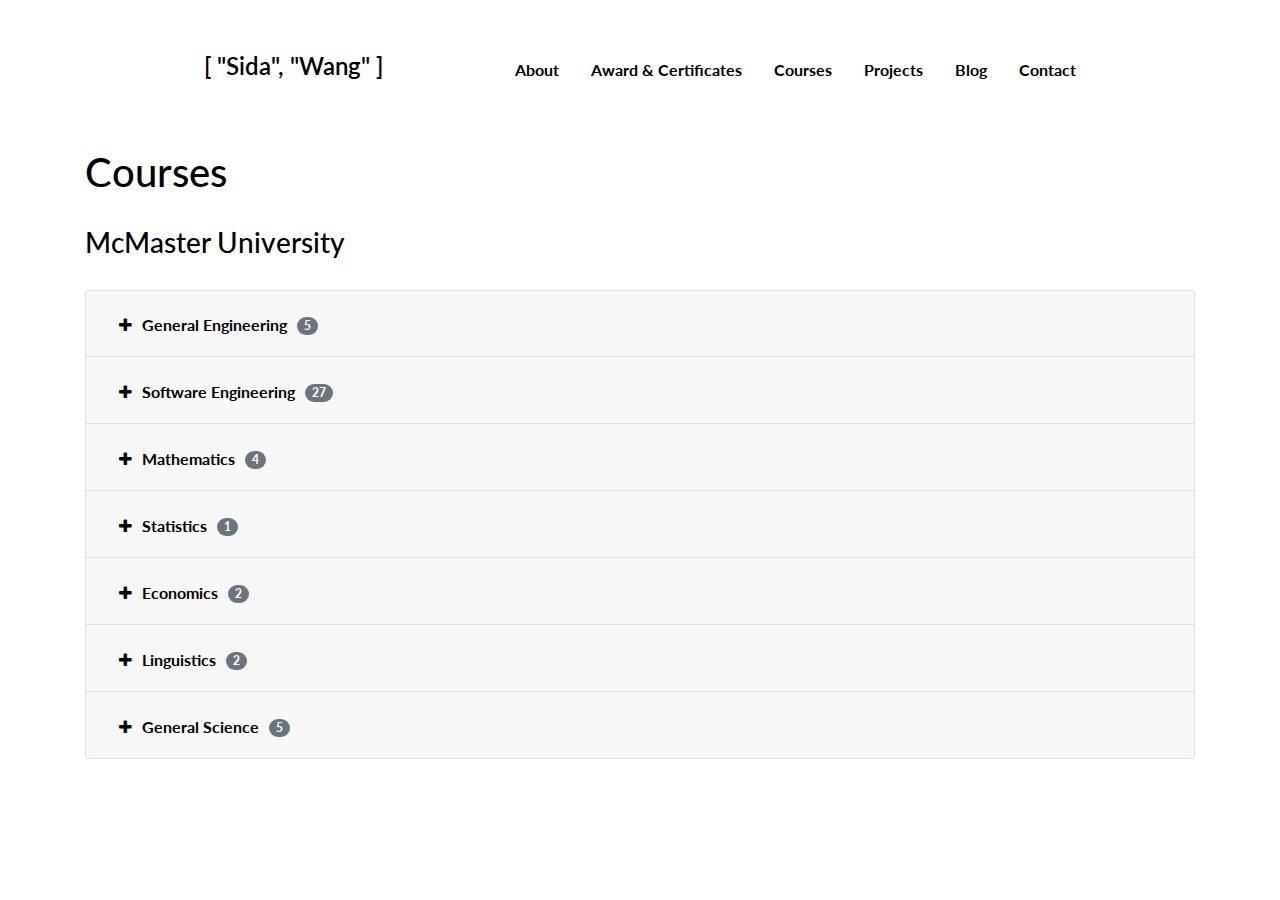
<file: courses.html>
<!DOCTYPE html>
<html lang="en" dir="ltr">
  <script type="text/javascript" src="https://platform.linkedin.com/badges/js/profile.js" async defer></script>
  <head>
    <link rel="icon" type="image/x-ico" href="./assets/thresh.ico"/>
    <link rel="stylesheet" href="https://stackpath.bootstrapcdn.com/bootstrap/4.5.0/css/bootstrap.min.css" integrity="sha384-9aIt2nRpC12Uk9gS9baDl411NQApFmC26EwAOH8WgZl5MYYxFfc+NcPb1dKGj7Sk" crossorigin="anonymous">
    <link rel="stylesheet" href="./index.css"/>
    <link href="https://fonts.googleapis.com/css?family=Lato:400,700%7CMerriweather:300,700%7CSource+Code+Pro:400,700" rel="stylesheet">
    <link rel="stylesheet" href="https://cdnjs.cloudflare.com/ajax/libs/font-awesome/4.7.0/css/font-awesome.min.css">
    <link rel="stylesheet" href="https://stackpath.bootstrapcdn.com/bootstrap/4.5.0/css/bootstrap.min.css">
    <link rel="stylesheet" href="https://maxcdn.bootstrapcdn.com/font-awesome/4.7.0/css/font-awesome.min.css">
    <script src="https://code.jquery.com/jquery-3.5.1.min.js"></script>
    <script src="https://cdn.jsdelivr.net/npm/popper.js@1.16.0/dist/umd/popper.min.js"></script>
    <script src="https://stackpath.bootstrapcdn.com/bootstrap/4.5.0/js/bootstrap.min.js"></script>
    <title>Courses - Sida Wang</title>
  </head>
  <body>
    <ul class="nav justify-content-center" id="nav" style="margin-left: auto; margin-right:auto;">
      <li class="nav-item">
        <a class="nav-link" href="./index.html" id="nav-title"><p id="sida">[ "Sida", "Wang" ]</p></a>
      </li>
      <li class="nav-item" style="margin-top:10px;">
        <a class="nav-link" href="./about.html"><p id="about"><b>About</b></p></a>
      </li>
      <li class="nav-item" style="margin-top:10px;">
        <a class="nav-link" href="./award&certificates.html"><p id="award"><b>Award & Certificates</b></p></a>
      </li>
      <li class="nav-item" style="margin-top:10px;">
        <a class="nav-link" href=""><p id="courses"><b>Courses</b></p></a>
      </li>
      <li class="nav-item" style="margin-top:10px;">
        <a class="nav-link" href="./projects.html"><p id="projects"><b>Projects</b></p></a>
      </li>
      <li class="nav-item" style="margin-top:10px;">
        <a class="nav-link" href="./blog.html"><p id="blog"><b>Blog</b></p></a>
      </li>
       <li class="nav-item" style="margin-top:10px;">
        <a class="nav-link" href="./contact.html"><p id="contact"><b>Contact</b></p></a>
      </li>
    </ul>


    <div class="container" id="frame1">
      <section>
        <div>
            <h1 style="margin-bottom:30px;">Courses</h1>
        </div>
      </section>
      <section>
        <h3 style="margin-bottom:30px;">McMaster University</h3>
        <div class="accordion" id="accordionExample">
          <div class="card">
            <div class="card-header" id="headingOne">
              <h2 class="mb-0">
                <button type="button" class="btn btn-link" data-toggle="collapse" data-target="#collapseOne" style="color:rgb(0,0,0);"><i class="fa fa-plus"></i><b style="margin-left:10px;margin-right:10px;">General Engineering</b><span class="badge badge-secondary badge-pill">5</span></button>
              </h2>
            </div>
            <div id="collapseOne" class="collapse" aria-labelledby="headingOne" data-parent="#accordionExample">
              <div class="container">
                <div class="container">
                  <table class="table table-hover">
                    <thead>
                      <tr>
                        <th scope="col"><p>Course Code</p></th>
                        <th scope="col"><p>Course Name</p></th>
                        <th scope="col"><p>Instructor(s)</p></th>
                      </tr>
                    </thead>
                    <tbody>
                      <tr>
                        <td>ENGINEER 1C03</td>
                        <td>Engineering Design and Graphics</td>
                        <td>Dr. Thomas E. Doyle</td>
                      </tr>
                      <tr>
                        <td>ENGINEER 1P03</td>
                        <td>Engineering Profession and Practice</td>
                        <td>Dr. Robert Fleisig & Dr. Elizabeth Hassan</td>
                      </tr>
                      <tr>
                        <td>ENGINEER 1D04</td>
                        <td>Engineering Computation</td>
                        <td>Dr. Asghar Bokhari</td>
                      </tr>
                      <tr>
                        <td>ENGINEER 2B03</td>
                        <td>Engineering Economics</td>
                        <td>Prof. Karim F. Karim</td>
                      </tr>
                      <tr>
                        <td>ENGINEER 4A03</td>
                        <td>Sustainability and Ethics in Engineering</td>
                        <td>Prof. Cameron Churchill</td>
                      </tr>
                    </tbody>
                  </table>
                </div>
              </div>
            </div>
          </div>

          <div class="card">
            <div class="card-header" id="headingTwo">
              <h2 class="mb-0">
                <button type="button" class="btn btn-link" data-toggle="collapse" data-target="#collapseTwo" style="color:rgb(0,0,0);"><i class="fa fa-plus"></i><b style="margin-left:10px;margin-right:10px;">Software Engineering</b><span class="badge badge-secondary badge-pill">27</span></button>
              </h2>
            </div>
            <div id="collapseTwo" class="collapse" aria-labelledby="headingTwo" data-parent="#accordionExample">
              <div class="container">
                <div class="container">
                  <table class="table table-hover">
                    <thead>
                      <tr>
                        <th scope="col"><p>Course Code</p></th>
                        <th scope="col"><p>Course Name</p></th>
                        <th scope="col"><p>Instructor(s)</p></th>
                      </tr>
                    </thead>
                    <tbody>
                      <tr>
                        <td>SFWRENG 2AA4</td>
                        <td>Software Design I - Introduction to Software Development</td>
                        <td>Dr. Spencer Smith</td>
                      </tr>
                      <tr>
                        <td>SFWRENG 2DM3</td>
                        <td>Discrete Mathematics with Applications I</td>
                        <td>Dr. Wolfram Kahl</td>
                      </tr>
                      <tr>
                        <td>SFWRENG 2FA3</td>
                        <td>Discrete Mathematics with Applications II</td>
                        <td>Dr. William M. Farmer</td>
                      </tr>
                      <tr>
                        <td>SFWRENG 2C03</td>
                        <td>Data Structures and Algorithms</td>
                        <td>Dr. George Karakostas</td>
                      </tr>
                      <tr>
                        <td>SFWRENG 2DA4</td>
                        <td>Digital Systems and Interfacing</td>
                        <td>Dr. Ryan Leduc</td>
                      </tr>
                      <tr>
                        <td>SFWRENG 2GA3</td>
                        <td>Computer Architecture</td>
                        <td>Dr. Ryan Leduc</td>
                      </tr>
                      <tr>
                        <td>SFWRENG 2S03</td>
                        <td>Principles of Programming</td>
                        <td>Dr. Ned Nedialkov</td>
                      </tr>
                      <tr>
                        <td>SFWRENG 2XA3</td>
                        <td>Software Engineering Practice and Experience: Software Development Skills</td>
                        <td>Dr. Frantisek (Franya) Franek</td>
                      </tr>
                      <tr>
                        <td>SFWRENG 2XB3</td>
                        <td>Software Engineering Practice and Experience: Binding Theory to Practice</td>
                        <td>Dr. Reza Samavi</td>
                      </tr>
                      <tr>
                        <td>SFWRENG 3DB3</td>
                        <td>Databases</td>
                        <td>Dr. Asghar Bokhari</td>
                      </tr>
                      <tr>
                        <td>SFWRENG 3BB4</td>
                        <td>Software Design II - Concurrent System Design</td>
                        <td>Dr. Emil Sekerinski</td>
                      </tr>
                      <tr>
                        <td>SFWRENG 3A04</td>
                        <td>Software Design III - Large System Design</td>
                        <td>Dr. Ridha Khedri</td>
                      </tr>
                      <tr>
                        <td>SFWRENG 3DX4</td>
                        <td>Dynamic Systems and Control</td>
                        <td>Dr. Mark Lawford</td>
                      </tr>
                      <tr>
                        <td>SFWRENG 3MX3</td>
                        <td>Signals and Systems</td>
                        <td>Dr. Martin v. Mohrenschildt</td>
                      </tr>
                      <tr>
                        <td>SFWRENG 3RA3</td>
                        <td>Software Requirements and Security Considerations</td>
                        <td>Dr. Richard Paige</td>
                      </tr>
                      <tr>
                        <td>SFWRENG 3S03</td>
                        <td>Software Testing</td>
                        <td>Dr. Richard Paige</td>
                      </tr>
                      <tr>
                        <td>SFWRENG 3XA3</td>
                        <td>Software Engineering Practice and Experience: Software Project Management</td>
                        <td>Dr. Asghar Bokhari</td>
                      </tr>
                       <tr>
                        <td>SFWRENG 3O03</td>
                        <td>Linear Optimization</td>
                        <td>Dr. Antoine Deza</td>
                      </tr>
                      <tr>
                        <td>SFWRENG 4TE3</td>
                        <td>Continuous Optimization</td>
                        <td>Dr. Antoine Deza</td>
                      </tr>
                      <tr>
                        <td>SFWRENG 4AA4</td>
                        <td>Real Time Systems</td>
                        <td>Dr. Wenbo He</td>
                      </tr>
                      <tr>
                        <td>SFWRENG 4E03</td>
                        <td>Performance Analysis of Computer Systems</td>
                        <td>Dr. Douglas Down</td>
                      </tr>
                      <tr>
                        <td>SFWRENG 4G06</td>
                        <td>Software Design IV - Capstone Design Project</td>
                        <td>Dr. Alan Wassyng</td>
                      </tr>
                      <tr>
                        <td>SFWRENG 4HC3</td>
                        <td>Human Computer Interfaces</td>
                        <td>Dr. Kevin Browne</td>
                      </tr>
                      <tr>
                        <td>COMPSCI 4ML3</td>
                        <td>Introduction to Machine Learning</td>
                        <td>Dr. Mohammadhassan Zokaei Ashtiani</td>
                      </tr>
                      <tr>
                        <td>SFWRENG 4C03</td>
                        <td>Computer Networks and Security</td>
                        <td>Dr. Rong Zheng</td>
                      </tr>
                      <tr>
                        <td>SFWRENG 4X03</td>
                        <td>Scientific Computation</td>
                        <td>Dr. Nedialko Nedialkov</td>
                      </tr>
                    </tbody>
                  </table>
                </div>
              </div>
            </div>
          </div>

          <div class="card">
            <div class="card-header" id="headingThree">
              <h2 class="mb-0">
                <button type="button" class="btn btn-link" data-toggle="collapse" data-target="#collapseThree" style="color:rgb(0,0,0);"><i class="fa fa-plus"></i><b style="margin-left:10px;margin-right:10px;">Mathematics</b><span class="badge badge-secondary badge-pill">4</span></button>
              </h2>
            </div>
            <div id="collapseThree" class="collapse" aria-labelledby="headingThree" data-parent="#accordionExample">
              <div class="container">
                <div class="container">
                  <table class="table table-hover">
                    <thead>
                      <tr>
                        <th scope="col"><p>Course Code</p></th>
                        <th scope="col"><p>Course Name</p></th>
                        <th scope="col"><p>Instructor(s)</p></th>
                      </tr>
                    </thead>
                    <tbody>
                      <tr>
                        <td>MATH 1ZA3</td>
                        <td>Engineering Mathematics I</td>
                        <td>Dr. Aaron Childs</td>
                      </tr>
                      <tr>
                        <td>MATH 1ZB3</td>
                        <td>Engineering Mathematics II - Part A</td>
                        <td>Dr. Christopher McLean</td>
                      </tr>
                      <tr>
                        <td>MATH 1ZC3</td>
                        <td>Engineering Mathematics II - Part B</td>
                        <td>Dr. Ian Payne</td>
                      </tr>
                      <tr>
                        <td>MATH 2Z03</td>
                        <td>Engineering Mathematics III</td>
                        <td>Dr. Ting-Hao Hsu</td>
                      </tr>
                    </tbody>
                  </table>
                </div>
              </div>
            </div>
          </div>
          <div class="card">
            <div class="card-header" id="headingFour">
              <h2 class="mb-0">
                <button type="button" class="btn btn-link" data-toggle="collapse" data-target="#collapseFour" style="color:rgb(0,0,0);"><i class="fa fa-plus"></i><b style="margin-left:10px;margin-right:10px;">Statistics</b><span class="badge badge-secondary badge-pill">1</span></button>
              </h2>
            </div>
            <div id="collapseFour" class="collapse" aria-labelledby="headingFour" data-parent="#accordionExample">
              <div class="container">
                <div class="container">
                  <table class="table table-hover">
                    <thead>
                      <tr>
                        <th scope="col"><p>Course Code</p></th>
                        <th scope="col"><p>Course Name</p></th>
                        <th scope="col"><p>Instructor(s)</p></th>
                      </tr>
                    </thead>
                    <tbody>
                      <tr>
                        <td>STATS 3Y03</td>
                        <td>Probability and Statistics for Engineering</td>
                        <td>Dr. Mu He</td>
                      </tr>
                    </tbody>
                  </table>
                </div>
              </div>
            </div>
          </div>
          <div class="card">
            <div class="card-header" id="headingFive">
              <h2 class="mb-0">
                <button type="button" class="btn btn-link" data-toggle="collapse" data-target="#collapseFive" style="color:rgb(0,0,0);"><i class="fa fa-plus"></i><b style="margin-left:10px;margin-right:10px;">Economics</b><span class="badge badge-secondary badge-pill">2</span></button>
              </h2>
            </div>
            <div id="collapseFive" class="collapse" aria-labelledby="headingFive" data-parent="#accordionExample">
              <div class="container">
                <div class="container">
                  <table class="table table-hover">
                    <thead>
                      <tr>
                        <th scope="col"><p>Course Code</p></th>
                        <th scope="col"><p>Course Name</p></th>
                        <th scope="col"><p>Instructor(s)</p></th>
                      </tr>
                    </thead>
                    <tbody>
                      <tr>
                        <td>ECON 1B03</td>
                        <td>Introduction to Microeconomics</td>
                        <td>Dr. Hannah Holmes</td>
                      </tr>
                      <tr>
                        <td>ECON 1BB3</td>
                        <td>Introduction to Macroeconomics</td>
                        <td>Dr. Angela Trimarchi</td>
                      </tr>
                    </tbody>
                  </table>
                </div>
              </div>
            </div>
          </div>
          <div class="card">
            <div class="card-header" id="headingSix">
              <h2 class="mb-0">
                <button type="button" class="btn btn-link" data-toggle="collapse" data-target="#collapseSix" style="color:rgb(0,0,0);"><i class="fa fa-plus"></i><b style="margin-left:10px;margin-right:10px;">Linguistics</b><span class="badge badge-secondary badge-pill">2</span></button>
              </h2>
            </div>
            <div id="collapseSix" class="collapse" aria-labelledby="headingSix" data-parent="#accordionExample">
              <div class="container">
                <div class="container">
                  <table class="table table-hover">
                    <thead>
                      <tr>
                        <th scope="col"><p>Course Code</p></th>
                        <th scope="col"><p>Course Name</p></th>
                        <th scope="col"><p>Instructor(s)</p></th>
                      </tr>
                    </thead>
                    <tbody>
                      <tr>
                        <td>LINGUIST 1Z03</td>
                        <td>Structure of Modern English I</td>
                        <td>Dr. Karen Tucker</td>
                      </tr>
                      <tr>
                        <td>LINGUIST 1ZZ3</td>
                        <td>Structure of Modern English II</td>
                        <td>N/A</td>
                      </tr>
                    </tbody>
                  </table>
                </div>
              </div>
            </div>
          </div>
          <div class="card">
            <div class="card-header" id="headingSeven">
              <h2 class="mb-0">
                <button type="button" class="btn btn-link" data-toggle="collapse" data-target="#collapseSeven" style="color:rgb(0,0,0);"><i class="fa fa-plus"></i><b style="margin-left:10px;margin-right:10px;">General Science</b><span class="badge badge-secondary badge-pill">5</span></button>
              </h2>
            </div>
            <div id="collapseSeven" class="collapse" aria-labelledby="headingSeven" data-parent="#accordionExample">
              <div class="container">
                <div class="container">
                  <table class="table table-hover">
                    <thead>
                      <tr>
                        <th scope="col"><p>Course Code</p></th>
                        <th scope="col"><p>Course Name</p></th>
                        <th scope="col"><p>Instructor(s)</p></th>
                      </tr>
                    </thead>
                    <tbody>
                      <tr>
                        <td>PHYSICS 1D03</td>
                        <td>Introductory Mechanics</td>
                        <td>Dr. Waldemar Okoń</td>
                      </tr>
                      <tr>
                        <td>PHYSICS 1E03</td>
                        <td>Waves, Electricity and Magnetic Fields</td>
                        <td>Dr. Reza Nejat</td>
                      </tr>
                      <tr>
                        <td>CHEM 1E03</td>
                        <td>General Chemistry for Engineering I</td>
                        <td>Dr. Randy Dumont</td>
                      </tr>
                      <tr>
                        <td>MATLS 1M03</td>
                        <td>Structure and Properties of Materials</td>
                        <td>Prof. André Phillion</td>
                      </tr>
                      <tr>
                        <td>EARTHSC 1G03</td>
                        <td>Earth & the Environment</td>
                        <td>Dr. Maureen Padden & Prof. Lisa Leoni</td>
                      </tr>
                    </tbody>
                  </table>
                </div>
              </div>
            </div>
          </div>
        </div>
      </section>
    </div>
<!-- Collapse script starts-->
    <script>
        $(document).ready(function(){
            // Add minus icon for collapse element which is open by default
            $(".collapse.show").each(function(){
            	$(this).prev(".card-header").find(".fa").addClass("fa-minus").removeClass("fa-plus");
            });

            // Toggle plus minus icon on show hide of collapse element
            $(".collapse").on('show.bs.collapse', function(){
            	$(this).prev(".card-header").find(".fa").removeClass("fa-plus").addClass("fa-minus");
            }).on('hide.bs.collapse', function(){
            	$(this).prev(".card-header").find(".fa").removeClass("fa-minus").addClass("fa-plus");
            });
        });
    </script>
<!-- Collapse script ends-->

  <section>
    <br />
    <br />
    <br />
    <br />
    <br />
  </section>
  </body>
</html>
</file>
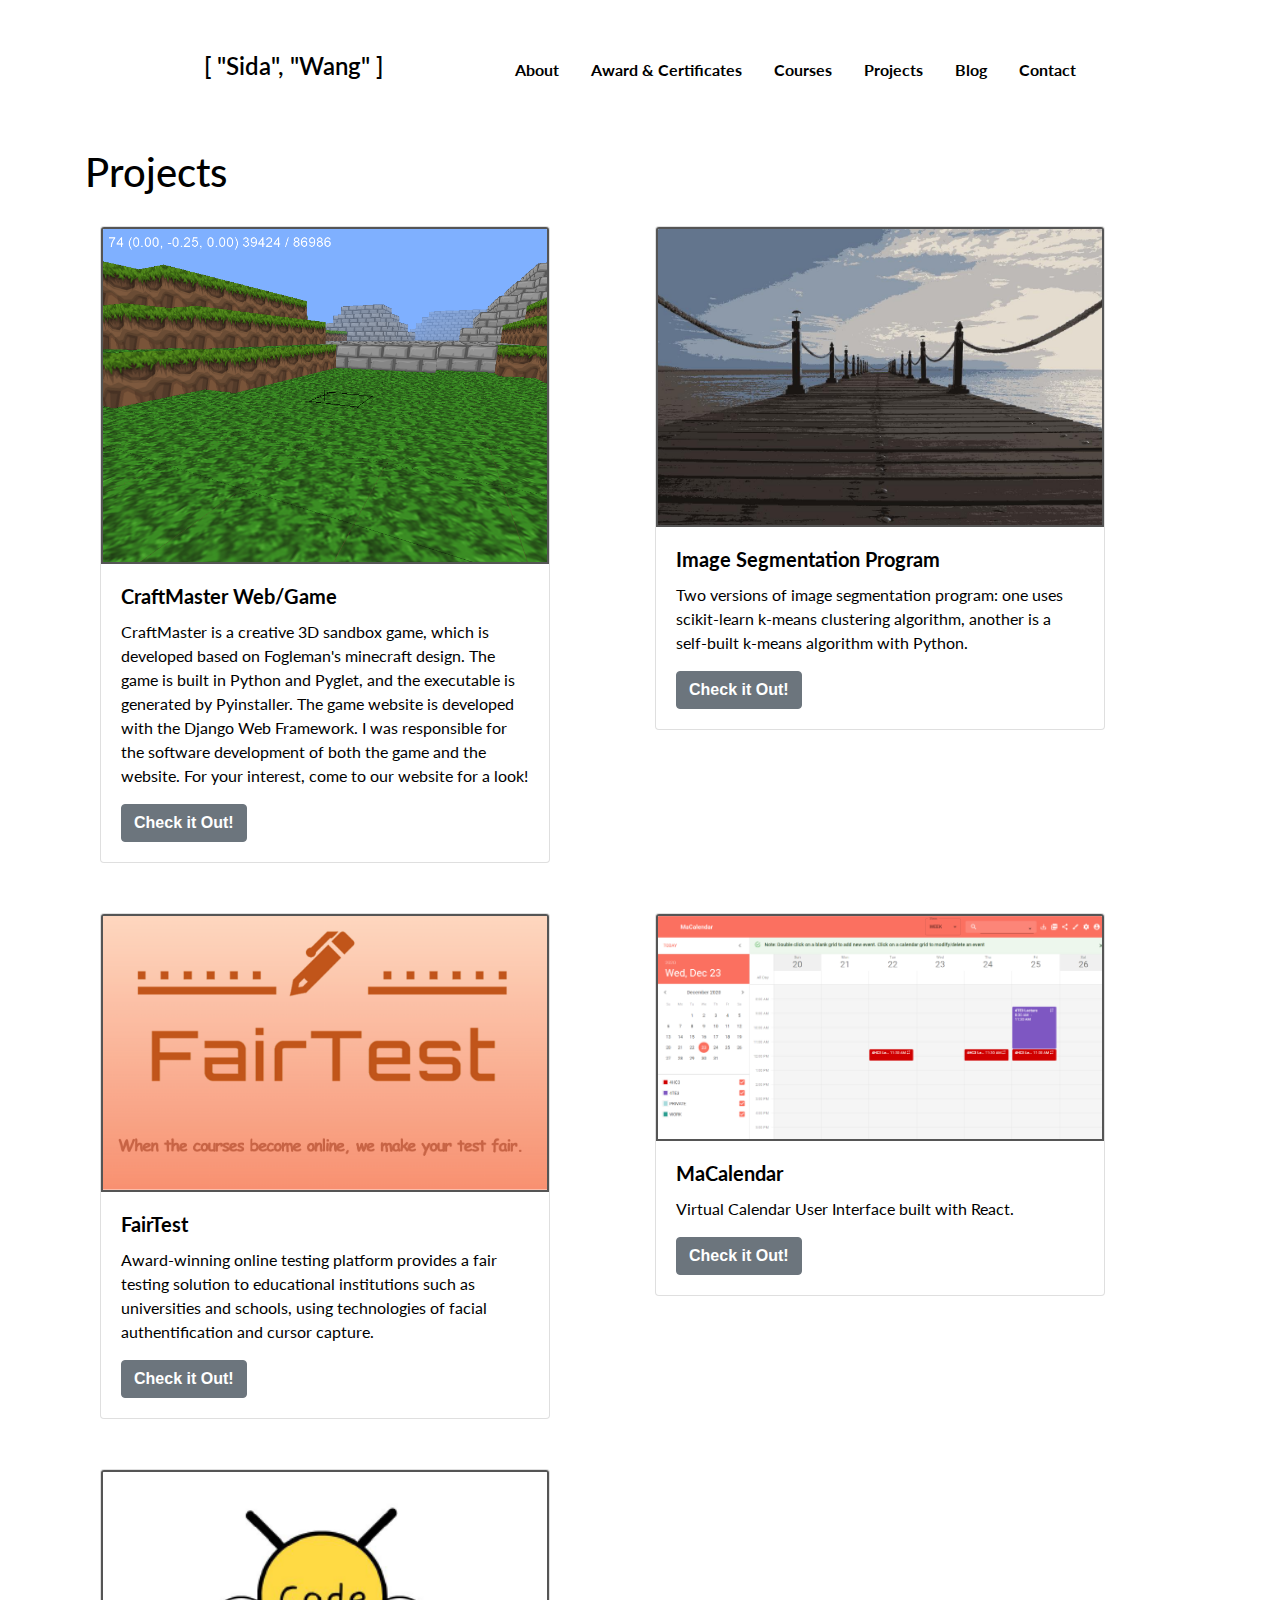
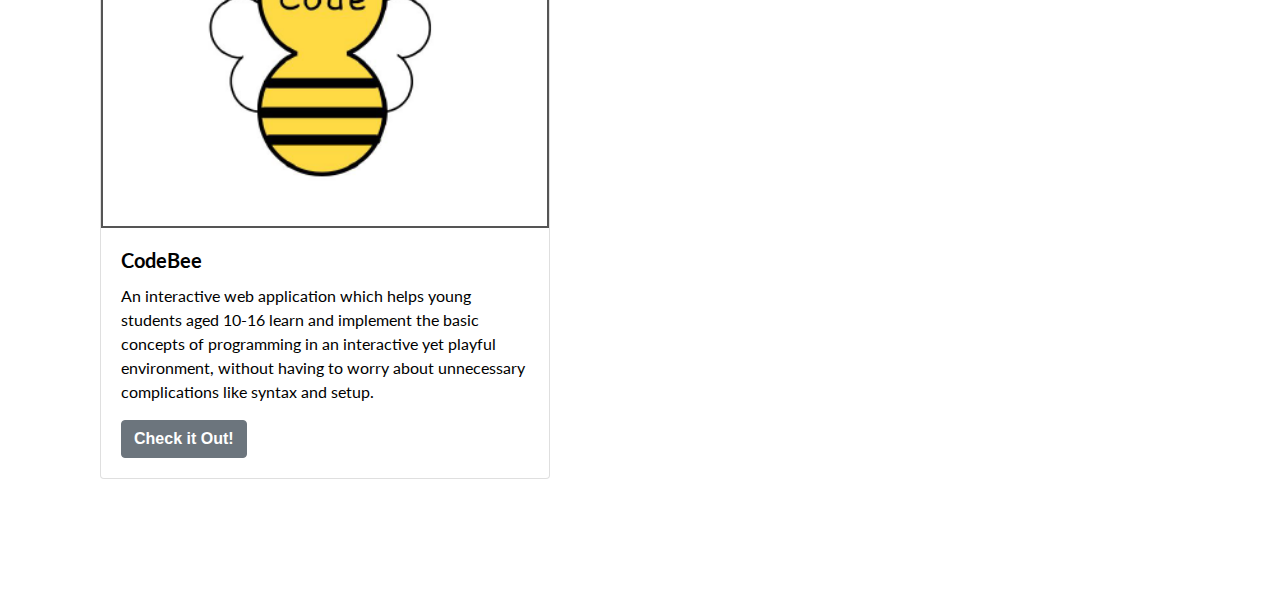
<file: projects.html>
<!DOCTYPE html>
<html lang="en" dir="ltr">
  <script type="text/javascript" src="https://platform.linkedin.com/badges/js/profile.js" async defer></script>
  <head>
    <link rel="icon" type="image/x-ico" href="./assets/thresh.ico"/>
    <link rel="stylesheet" href="https://stackpath.bootstrapcdn.com/bootstrap/4.5.0/css/bootstrap.min.css" integrity="sha384-9aIt2nRpC12Uk9gS9baDl411NQApFmC26EwAOH8WgZl5MYYxFfc+NcPb1dKGj7Sk" crossorigin="anonymous">
    <link rel="stylesheet" href="./index.css"/>
    <link href="https://fonts.googleapis.com/css?family=Lato:400,700%7CMerriweather:300,700%7CSource+Code+Pro:400,700" rel="stylesheet">
    <link rel="stylesheet" href="https://cdnjs.cloudflare.com/ajax/libs/font-awesome/4.7.0/css/font-awesome.min.css">
    <link rel="stylesheet" href="https://stackpath.bootstrapcdn.com/bootstrap/4.5.0/css/bootstrap.min.css">
    <link rel="stylesheet" href="https://maxcdn.bootstrapcdn.com/font-awesome/4.7.0/css/font-awesome.min.css">
    <script src="https://code.jquery.com/jquery-3.5.1.min.js"></script>
    <script src="https://cdn.jsdelivr.net/npm/popper.js@1.16.0/dist/umd/popper.min.js"></script>
    <script src="https://stackpath.bootstrapcdn.com/bootstrap/4.5.0/js/bootstrap.min.js"></script>
    <title>Projects - Sida Wang</title>
  </head>
  <body>
    <ul class="nav justify-content-center" id="nav" style="margin-left: auto; margin-right:auto;">
      <li class="nav-item">
        <a class="nav-link" href="./index.html" id="nav-title"><p id="sida">[ "Sida", "Wang" ]</p></a>
      </li>
      <li class="nav-item" style="margin-top:10px;">
        <a class="nav-link" href="./about.html"><p id="about"><b>About</b></p></a>
      </li>
      <li class="nav-item" style="margin-top:10px;">
        <a class="nav-link" href="./award&certificates.html"><p id="award"><b>Award & Certificates</b></p></a>
      </li>
      <li class="nav-item" style="margin-top:10px;">
        <a class="nav-link" href="./courses.html"><p id="courses"><b>Courses</b></p></a>
      </li>
      <li class="nav-item" style="margin-top:10px;">
        <a class="nav-link" href=""><p id="projects"><b>Projects</b></p></a>
      </li>
      <li class="nav-item" style="margin-top:10px;">
        <a class="nav-link" href="./blog.html"><p id="blog"><b>Blog</b></p></a>
      </li>
       <li class="nav-item" style="margin-top:10px;">
        <a class="nav-link" href="./contact.html"><p id="contact"><b>Contact</b></p></a>
      </li>
    </ul>


    <div class="container" id="frame1">
      <section>
        <div>
            <h1 style="margin-bottom:30px;">Projects</h1>
        </div>
      </section>
      <section>
        <div class="container">
          <div class="row justify-content-center">
            <div class="col justify-content-center">
              <div class="card" style="width: 450px;">
                <img src="./assets/craftmaster.png" class="card-img-top" id="craftmaster">
                <div class="card-body">
                  <h5 class="card-title"><b>CraftMaster Web/Game</b></h5>
                  <p class="card-text">CraftMaster is a creative 3D sandbox game, which is developed based on Fogleman's minecraft design. The game is built in Python and Pyglet, and the executable is generated by Pyinstaller. The game website is developed with the Django Web Framework. I was responsible for the software development of both the game and the website. For your interest, come to our website for a look!</p>
                  <a href="https://github.com/RexWangSida/CraftMaster" class="btn btn-secondary"><b>Check it Out!</b></a>
                </div>
              </div>
            </div>
            <div class="col justify-content-center">
              <div class="card" style="width: 450px;">
                <img src="./assets/segment.jpg" class="card-img-top" id="seg">
                <div class="card-body">
                  <h5 class="card-title"><b>Image Segmentation Program</b></h5>
                  <p class="card-text">Two versions of image segmentation program: one uses scikit-learn k-means clustering algorithm, another is a self-built k-means algorithm with Python.</p>
                  <a href="https://github.com/RexWangSida/ImageSegmentationProgram" class="btn btn-secondary"><b>Check it Out!</b></a>
                </div>
              </div>
            </div>
          </div>
           <div class="row justify-content-center" style="margin-top:50px;">
            <div class="col justify-content-center">
              <div class="card" style="width: 450px;">
                <img src="./assets/fairtest.png" class="card-img-top" id="fairtest">
                <div class="card-body">
                  <h5 class="card-title"><b>FairTest</b></h5>
                  <p class="card-text">Award-winning online testing platform provides a fair testing solution to educational institutions such as universities and schools, using technologies of facial authentification and cursor capture.</p>
                  <a href="https://github.com/RexWangSida/FairTest" class="btn btn-secondary"><b>Check it Out!</b></a>
                </div>
              </div>
            </div>
            <div class="col justify-content-center">
              <div class="card" style="width: 450px;">
                <img src="./assets/MaCalendar.png" class="card-img-top" id="MaCalendar">
                <div class="card-body">
                  <h5 class="card-title"><b>MaCalendar</b></h5>
                  <p class="card-text">Virtual Calendar User Interface built with React.</p>
                  <a href="https://github.com/RexWangSida/MaCalendar" class="btn btn-secondary"><b>Check it Out!</b></a>
                </div>
              </div>
            </div>
          </div>
           <div class="row justify-content-center" style="margin-top:50px;">
            <div class="col justify-content-center">
              <div class="card" style="width: 450px;">
                <img src="./assets/codebee.png" class="card-img-top" id="codebee">
                <div class="card-body">
                  <h5 class="card-title"><b>CodeBee</b></h5>
                  <p class="card-text">An interactive web application which helps young students aged 10-16 learn and implement the basic concepts of programming in an interactive yet playful environment, without having to worry about unnecessary complications like syntax and setup.</p>
                  <a href="https://github.com/RexWangSida/CodeBee" class="btn btn-secondary"><b>Check it Out!</b></a>
                </div>
              </div>
            </div>
          </div>
        </div>
      </section>

  <section>
    <br />
    <br />
    <br />
    <br />
    <br />
  </section>
  </body>
</html>
</file>
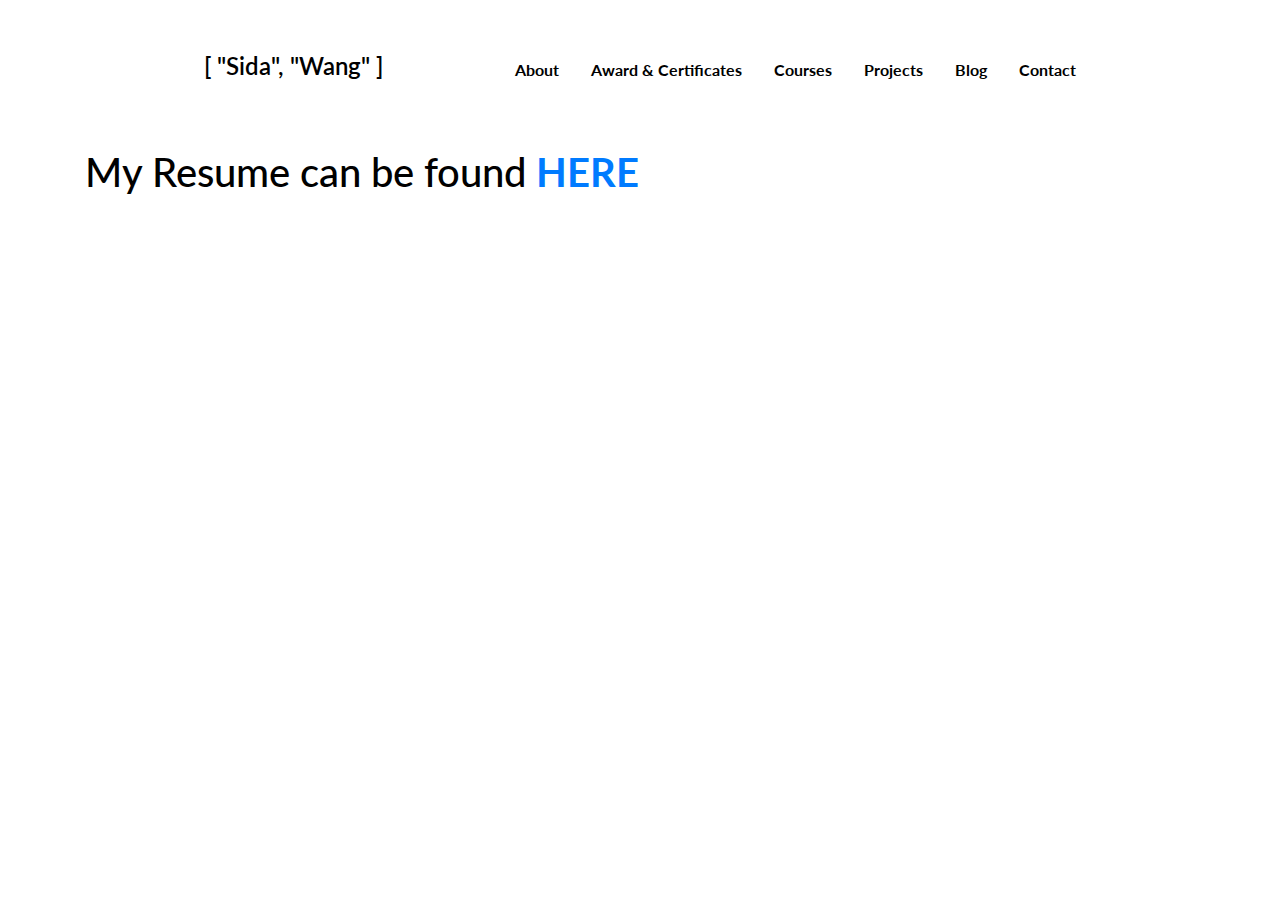
<file: resume.html>
<!DOCTYPE html>
<html lang="en" dir="ltr">
  <script type="text/javascript" src="https://platform.linkedin.com/badges/js/profile.js" async defer></script>
  <head>
    <link rel="icon" type="image/x-ico" href="./assets/thresh.ico"/>
    <link rel="stylesheet" href="https://stackpath.bootstrapcdn.com/bootstrap/4.5.0/css/bootstrap.min.css" integrity="sha384-9aIt2nRpC12Uk9gS9baDl411NQApFmC26EwAOH8WgZl5MYYxFfc+NcPb1dKGj7Sk" crossorigin="anonymous">
    <link rel="stylesheet" href="./index.css"/>
    <link href="https://fonts.googleapis.com/css?family=Lato:400,700%7CMerriweather:300,700%7CSource+Code+Pro:400,700" rel="stylesheet">
    <link rel="stylesheet" href="https://cdnjs.cloudflare.com/ajax/libs/font-awesome/4.7.0/css/font-awesome.min.css">
    <link rel="stylesheet" href="https://stackpath.bootstrapcdn.com/bootstrap/4.5.0/css/bootstrap.min.css">
    <link rel="stylesheet" href="https://maxcdn.bootstrapcdn.com/font-awesome/4.7.0/css/font-awesome.min.css">
    <script src="https://code.jquery.com/jquery-3.5.1.min.js"></script>
    <script src="https://cdn.jsdelivr.net/npm/popper.js@1.16.0/dist/umd/popper.min.js"></script>
    <script src="https://stackpath.bootstrapcdn.com/bootstrap/4.5.0/js/bootstrap.min.js"></script>
    <title>Resume - Sida Wang</title>
  </head>
  <body>
    <ul class="nav justify-content-center" id="nav" style="margin-left: auto; margin-right:auto;">
      <li class="nav-item">
        <a class="nav-link" href="./index.html" id="nav-title"><p id="sida">[ "Sida", "Wang" ]</p></a>
      </li>
      <li class="nav-item" style="margin-top:10px;">
        <a class="nav-link" href="./about.html"><p id="about"><b>About</b></p></a>
      </li>
      <li class="nav-item" style="margin-top:10px;">
        <a class="nav-link" href="./award&certificates.html"><p id="award"><b>Award & Certificates</b></p></a>
      </li>
      <li class="nav-item" style="margin-top:10px;">
        <a class="nav-link" href=""><p id="courses"><b>Courses</b></p></a>
      </li>
      <li class="nav-item" style="margin-top:10px;">
        <a class="nav-link" href="./projects.html"><p id="projects"><b>Projects</b></p></a>
      </li>
      <li class="nav-item" style="margin-top:10px;">
        <a class="nav-link" href="./blog.html"><p id="blog"><b>Blog</b></p></a>
      </li>
       <li class="nav-item" style="margin-top:10px;">
        <a class="nav-link" href="./contact.html"><p id="contact"><b>Contact</b></p></a>
      </li>
    </ul>


    <div class="container" id="frame1">
      <section>
        <div>
            <h1 style="margin-bottom:30px;">My Resume can be found <a href="./王思达求职简历.pdf" download><b>HERE</b></a></h1>
        </div>
      </section>

  </body>
</html>
</file>
<file: index.css>
#nav{
  margin-top: 40px;
}

#nav-title{
  margin-right: 100px;
}
#sida{
  font-size:24px;
  font-weight: 600;
  transition:0.6s;
}
#sida:hover{
  color:rgb(111,111,111);
}
#about{
  font-size:16px;
  color:rgb(0,0,0);
  border-bottom: 1px solid transparent;
  transition:0.8s;
}
#award{
  font-size:16px;
  color:rgb(0,0,0);
  border-bottom: 1px solid transparent;
  transition:0.8s;
}
#courses{
  font-size:16px;
  color:rgb(0,0,0);
  border-bottom: 1px solid transparent;
  transition:0.8s;
}
#projects{
  font-size:16px;
  color:rgb(0,0,0);
  border-bottom: 1px solid transparent;
  transition:0.8s;
}
#blog{
  font-size:16px;
  color:rgb(0,0,0);
  border-bottom: 1px solid transparent;
  transition:0.8s;
}
#contact{
  font-size:16px;
  color:rgb(0,0,0);
  border-bottom: 1px solid transparent;
  transition:0.8s;
}
#about:hover{
  color:rgb(111,111,111);
  border-bottom: 2px solid rgb(81,81,81);
}
#award:hover{
  color:rgb(111,111,111);
  border-bottom: 2px solid rgb(81,81,81);
}
#courses:hover{
  color:rgb(111,111,111);
  border-bottom: 2px solid rgb(81,81,81);
}
#projects:hover{
  color:rgb(111,111,111);
  border-bottom: 2px solid rgb(81,81,81);
}
#blog:hover{
  color:rgb(111,111,111);
  border-bottom: 2px solid rgb(81,81,81);
}
#contact:hover{
  color:rgb(111,111,111);
  border-bottom: 2px solid rgb(81,81,81);
}
p{
  font-family: Lato,Helvetica,sans-serif;
  font-style: normal;
  font-variant: normal;
  color: rgb(0, 0, 0);
}

#portrait{
  display: block;
  margin-left: auto;
  margin-right: auto;
  width: 26%;
  height: 26%;
}

#mid{
  margin-top: 60px;
}
#bottom{
  margin-top: 20px;
}
#icons{
  display: block;
  margin-left: auto;
  margin-right: auto;
}
#linkedin:hover a
{
    color: rgb(10,1,1);
    text-decoration: none;
}
#git:hover a
{
    color: rgb(10,1,1);
    text-decoration: none;
}

h1,h2,h3,h4,h5,h6{
  font-family: Lato,Helvetica,sans-serif;
  font-style: normal;
  font-variant: normal;
  color: rgb(0, 0, 0);
}
#linkedin{
  font-size:36px;
  color:rgb(0,0,0);
  margin:4px;
  transition: 0.5s;
}
#git{
  font-size:36px;
  color:rgb(0,0,0);
  margin:4px;
  transition: 0.5s;
}
#linkedin:hover{
  color:rgb(111,111,111);
}
#git:hover{
  color:rgb(111,111,111);
}


hr {
  border: 0;
  clear:both;
  display:block;
  width: 100%;
  background-color:rgb(211,211,211);
  height: 1px;
}
a { color: inherit; }
a:hover { color: rgb(81,81,81); }
/*About*/
#frame,#frame1,#frame2{
  margin-top: 40px;
  margin-left: auto;
  margin-right:auto;
  min-width: 1080px;
}
/*certificates*/
#cert1, #cert2, #cert3{
  width: 200px;
  height: 150px;
  border: 2px solid #555;
}
/*projects*/
#craftmaster,#fairtest,#seg, #MaCalendar, #codebee{
  border: 2px solid #555;
}

#link:hover{ color: rgb(81,81,81); }
</file>
